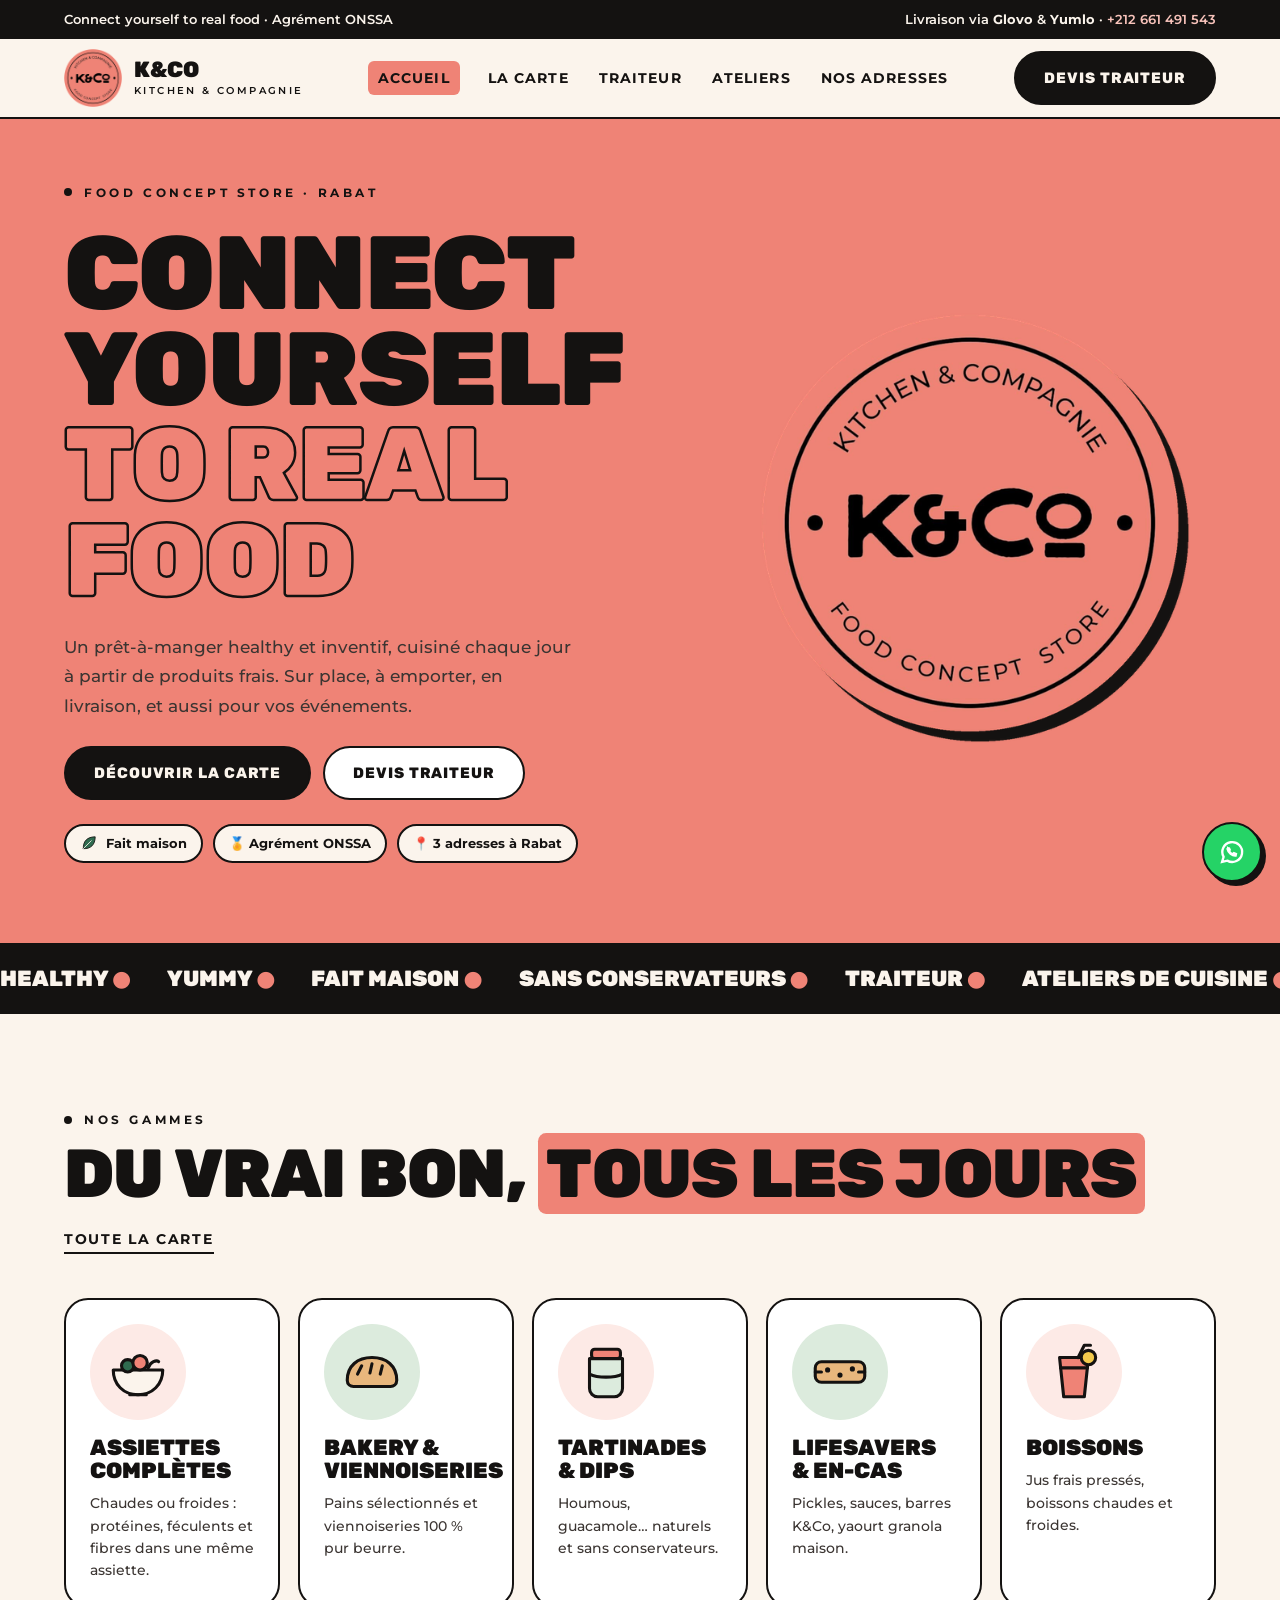
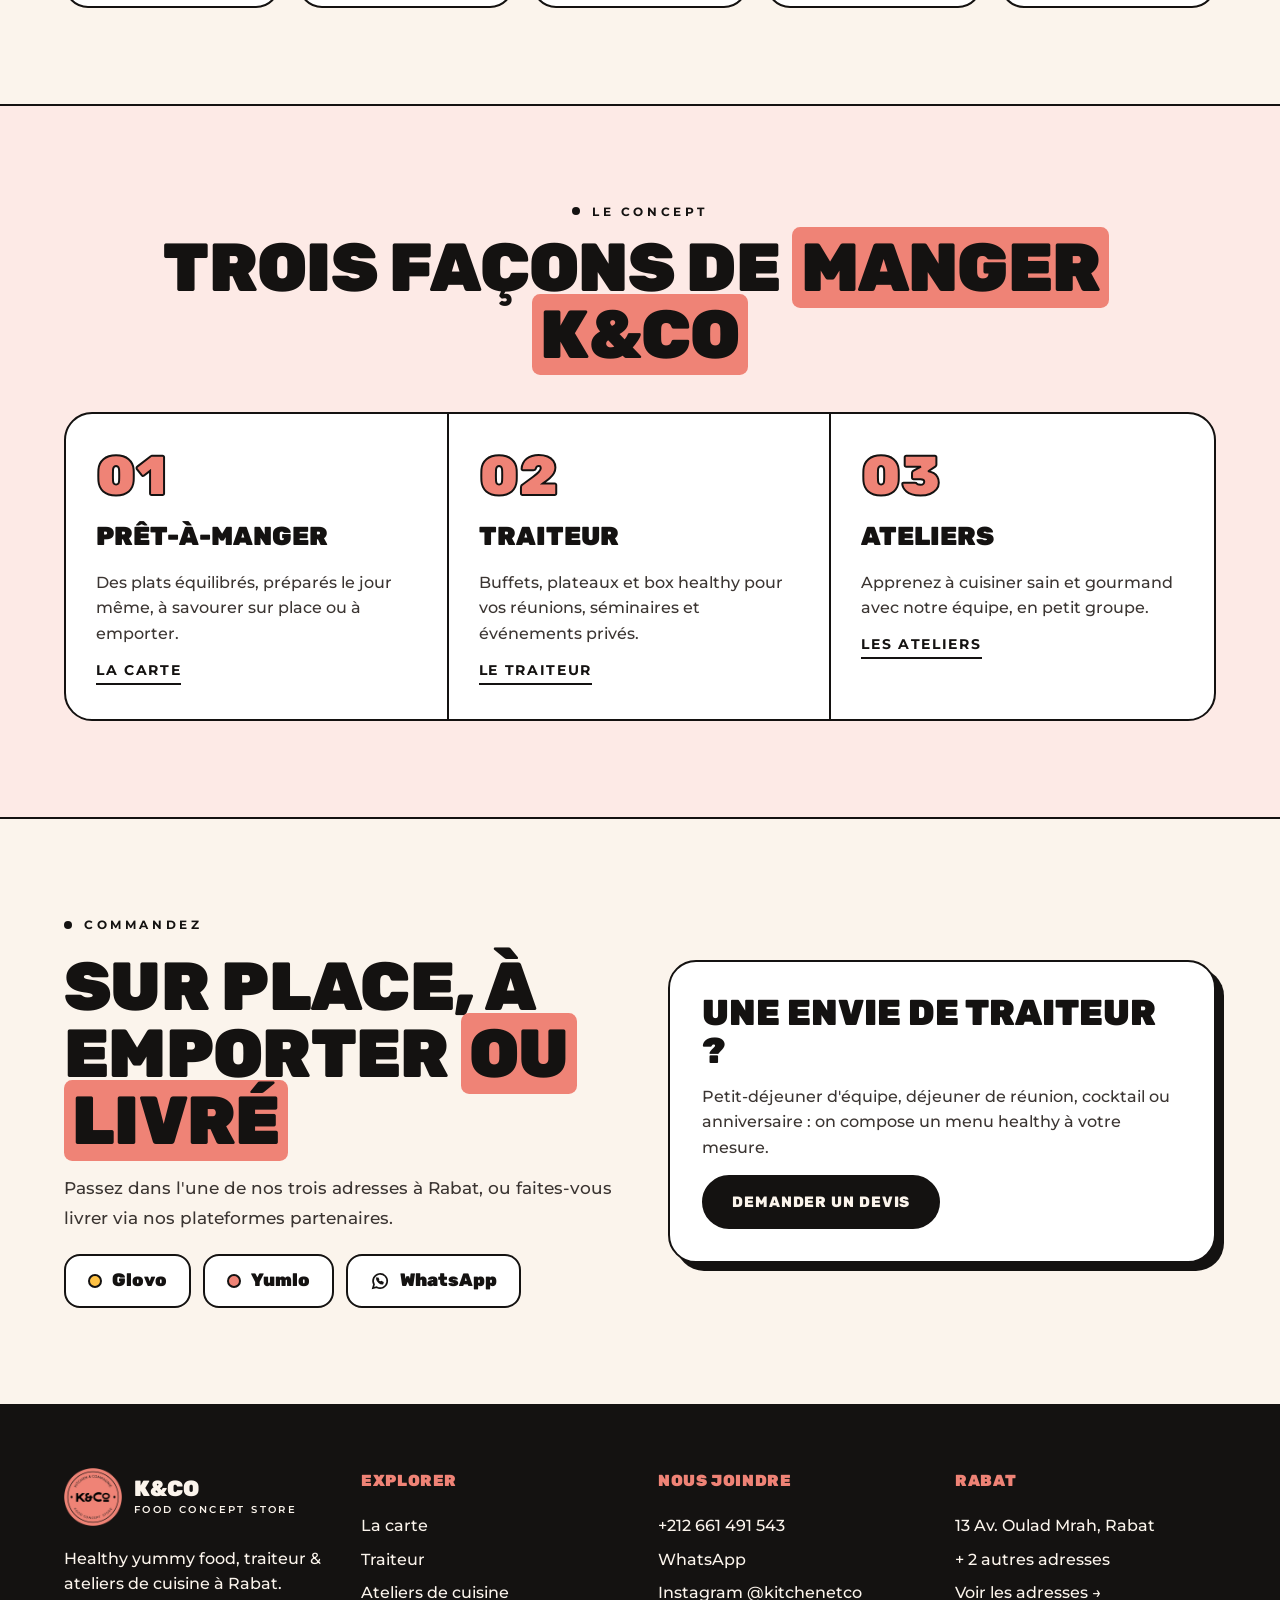
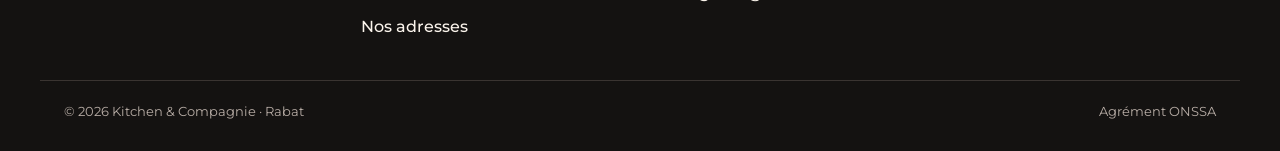
<file: index.html>
<!doctype html>
<html lang="fr">
<head>
<meta charset="utf-8">
<meta name="viewport" content="width=device-width, initial-scale=1">
<title>Kitchen &amp; Co — Healthy yummy food, traiteur &amp; ateliers de cuisine à Rabat</title>
<meta name="description" content="K&amp;Co, food concept store à Rabat : prêt-à-manger healthy et inventif, traiteur, ateliers de cuisine. Agrément ONSSA. Sur place, à emporter et en livraison.">
<meta name="theme-color" content="#EF8376">
<link rel="icon" href="assets/favicon.png">
<link rel="preconnect" href="https://fonts.googleapis.com">
<link rel="preconnect" href="https://fonts.gstatic.com" crossorigin>
<link href="https://fonts.googleapis.com/css2?family=Montserrat:wght@400;500;600;700;800&amp;family=Rubik:wght@700;800;900&amp;display=swap" rel="stylesheet">
<link rel="stylesheet" href="style.css">
<script src="main.js" defer></script>
</head>
<body>
<div class="topbar"><div class="wrap"><span>Connect yourself to real food · Agrément ONSSA</span><span>Livraison via <b>Glovo</b> &amp; <b>Yumlo</b> · <a href="tel:+212661491543">+212 661 491 543</a></span></div></div>
<header class="header">
<div class="wrap">
<a class="brand" href="index.html" aria-label="Kitchen &amp; Co, accueil"><img src="assets/logo.png" alt=""><span>K&amp;Co<small>Kitchen &amp; Compagnie</small></span></a>
<nav class="nav" id="nav" aria-label="Navigation principale">
<a href="index.html" aria-current="page">Accueil</a>
<a href="carte.html">La carte</a>
<a href="traiteur.html">Traiteur</a>
<a href="ateliers.html">Ateliers</a>
<a href="contact.html">Nos adresses</a>
<a class="btn btn-ink" href="traiteur.html#devis">Demander un devis</a>
</nav>
<a class="btn btn-ink" href="traiteur.html#devis">Devis traiteur</a>
<button class="burger" type="button" aria-label="Menu" aria-expanded="false" aria-controls="nav"><svg width="22" height="22" viewBox="0 0 24 24" fill="none" stroke="currentColor" stroke-width="2.5" aria-hidden="true"><path d="M3 7h18M3 12h18M3 17h18"></path></svg></button>
</div>
</header>
<main>
<section class="hero">
<div class="wrap">
<div class="copy">
<span class="kicker">Food concept store · Rabat</span>
<h1>Connect yourself <span>to real food</span></h1>
<p class="lead" style="max-width:520px">Un prêt-à-manger healthy et inventif, cuisiné chaque jour à partir de produits frais. Sur place, à emporter, en livraison, et aussi pour vos événements.</p>
<div style="display:flex;flex-wrap:wrap;gap:12px">
<a class="btn btn-ink" href="carte.html">Découvrir la carte</a>
<a class="btn btn-white" href="traiteur.html#devis">Devis traiteur</a>
</div>
<div class="badges"><span><svg width="18" height="18" viewBox="0 0 64 64" aria-hidden="true"><path d="M12 52C10 26 26 10 54 10c0 28-16 44-42 42z" fill="#2F6B4F" stroke="#141211" stroke-width="3" stroke-linecap="round" stroke-linejoin="round"/><path d="M12 52L40 24" fill="none" stroke="#FBF4EC" stroke-width="3" stroke-linecap="round"/></svg> Fait maison</span><span>🏅 Agrément ONSSA</span><span>📍 3 adresses à Rabat</span></div>
</div>
<div class="art"><img src="assets/logo.png" alt="Logo Kitchen &amp; Co, food concept store"></div>
</div>
</section>

<div class="ticker" aria-hidden="true"><div class="track">
<span>Healthy <i>●</i></span><span>Yummy <i>●</i></span><span>Fait maison <i>●</i></span><span>Sans conservateurs <i>●</i></span><span>Traiteur <i>●</i></span><span>Ateliers de cuisine <i>●</i></span>
<span>Healthy <i>●</i></span><span>Yummy <i>●</i></span><span>Fait maison <i>●</i></span><span>Sans conservateurs <i>●</i></span><span>Traiteur <i>●</i></span><span>Ateliers de cuisine <i>●</i></span>
</div></div>

<section class="wrap section">
<div class="row-head">
<div class="stack"><span class="kicker">Nos gammes</span><h2 class="title">Du vrai bon, <span class="hl">tous les jours</span></h2></div>
<a class="link" href="carte.html">Toute la carte</a>
</div>
<div class="ranges"><a class="range" href="carte.html#assiettes"><span class="ill"><svg viewBox="0 0 64 64" aria-hidden="true"><path d="M8 30h48c0 14-10 24-24 24S8 44 8 30z" fill="#FBF4EC" stroke="#141211" stroke-width="3" stroke-linecap="round" stroke-linejoin="round"/><circle cx="22" cy="26" r="6" fill="#2F6B4F" stroke="#141211" stroke-width="3" stroke-linecap="round" stroke-linejoin="round"/><circle cx="34" cy="23" r="7" fill="#EF8376" stroke="#141211" stroke-width="3" stroke-linecap="round" stroke-linejoin="round"/><path d="M42 28c2-6 8-8 10-6" fill="none" stroke="#141211" stroke-width="3" stroke-linecap="round" stroke-linejoin="round"/><path d="M24 54h16" stroke="#141211" stroke-width="3" stroke-linecap="round" stroke-linejoin="round"/></svg></span><h3>Assiettes complètes</h3><p>Chaudes ou froides : protéines, féculents et fibres dans une même assiette.</p></a><a class="range" href="carte.html#bakery"><span class="ill"><svg viewBox="0 0 64 64" aria-hidden="true"><path d="M8 40c0-14 10-22 24-22s24 8 24 22c0 4-3 6-6 6H14c-3 0-6-2-6-6z" fill="#E8B77D" stroke="#141211" stroke-width="3" stroke-linecap="round" stroke-linejoin="round"/><path d="M22 26l-4 8M32 24l-2 9M42 26l-2 8" stroke="#141211" stroke-width="3" stroke-linecap="round" stroke-linejoin="round"/></svg></span><h3>Bakery &amp; viennoiseries</h3><p>Pains sélectionnés et viennoiseries 100 % pur beurre.</p></a><a class="range" href="carte.html#dips"><span class="ill"><svg viewBox="0 0 64 64" aria-hidden="true"><rect x="18" y="10" width="28" height="9" rx="3" fill="#EF8376" stroke="#141211" stroke-width="3" stroke-linecap="round" stroke-linejoin="round"/><path d="M16 19h32v29a8 8 0 0 1-8 8H24a8 8 0 0 1-8-8z" fill="#DCEBDD" stroke="#141211" stroke-width="3" stroke-linecap="round" stroke-linejoin="round"/><path d="M16 34c8 4 24 4 32 0" fill="none" stroke="#141211" stroke-width="3" stroke-linecap="round" stroke-linejoin="round"/></svg></span><h3>Tartinades &amp; dips</h3><p>Houmous, guacamole… naturels et sans conservateurs.</p></a><a class="range" href="carte.html#lifesavers"><span class="ill"><svg viewBox="0 0 64 64" aria-hidden="true"><rect x="8" y="22" width="48" height="20" rx="6" fill="#E8B77D" stroke="#141211" stroke-width="3" stroke-linecap="round" stroke-linejoin="round"/><circle cx="20" cy="30" r="2.5" fill="#141211"/><circle cx="32" cy="35" r="2.5" fill="#141211"/><circle cx="44" cy="29" r="2.5" fill="#141211"/><path d="M8 32h6M50 32h6" stroke="#141211" stroke-width="3" stroke-linecap="round" stroke-linejoin="round"/></svg></span><h3>Lifesavers &amp; en-cas</h3><p>Pickles, sauces, barres K&amp;Co, yaourt granola maison.</p></a><a class="range" href="carte.html#boissons"><span class="ill"><svg viewBox="0 0 64 64" aria-hidden="true"><path d="M18 18h28l-4 38H22z" fill="#EF8376" stroke="#141211" stroke-width="3" stroke-linecap="round" stroke-linejoin="round"/><path d="M19 28h26" stroke="#141211" stroke-width="3" stroke-linecap="round" stroke-linejoin="round"/><path d="M36 18l6-12h6" fill="none" stroke="#141211" stroke-width="3" stroke-linecap="round" stroke-linejoin="round"/><circle cx="46" cy="18" r="7" fill="#F2C94C" stroke="#141211" stroke-width="3" stroke-linecap="round" stroke-linejoin="round"/></svg></span><h3>Boissons</h3><p>Jus frais pressés, boissons chaudes et froides.</p></a></div>
</section>

<section class="blush" style="border-top:2.5px solid var(--ink);border-bottom:2.5px solid var(--ink)">
<div class="wrap section">
<div class="center" style="margin-bottom:44px;gap:14px"><span class="kicker">Le concept</span><h2 class="title">Trois façons de <span class="hl">manger K&amp;Co</span></h2></div>
<div class="pillars">
<div class="pillar"><span class="num">01</span><h3>Prêt-à-manger</h3><p>Des plats équilibrés, préparés le jour même, à savourer sur place ou à emporter.</p><a class="link" href="carte.html" style="align-self:flex-start">La carte</a></div>
<div class="pillar"><span class="num">02</span><h3>Traiteur</h3><p>Buffets, plateaux et box healthy pour vos réunions, séminaires et événements privés.</p><a class="link" href="traiteur.html" style="align-self:flex-start">Le traiteur</a></div>
<div class="pillar"><span class="num">03</span><h3>Ateliers</h3><p>Apprenez à cuisiner sain et gourmand avec notre équipe, en petit groupe.</p><a class="link" href="ateliers.html" style="align-self:flex-start">Les ateliers</a></div>
</div>
</div>
</section>

<section class="wrap section split">
<div class="stack">
<span class="kicker">Commandez</span>
<h2 class="title">Sur place, à emporter <span class="hl">ou livré</span></h2>
<p class="lead">Passez dans l'une de nos trois adresses à Rabat, ou faites-vous livrer via nos plateformes partenaires.</p>
<div class="platforms">
<a class="platform" href="https://glovoapp.com/" target="_blank" rel="noopener"><span class="dot" style="background:#FFC244;border:2px solid #141211"></span>Glovo</a>
<a class="platform" href="#" aria-label="Yumlo (lien à ajouter)"><span class="dot" style="background:#EF8376;border:2px solid #141211"></span>Yumlo</a>
<a class="platform" href="#" data-wa="Bonjour K&amp;Co ! Je souhaite passer une commande."><svg width="20" height="20" viewBox="0 0 24 24" fill="none" stroke="currentColor" stroke-width="2" aria-hidden="true"><path d="M3.5 20.5l1.3-4.3A8.5 8.5 0 1 1 8 19.4z"></path><path d="M9 9.5c.3 1.8 1.7 3.6 3.6 4.4l1-1 1.8.8-.3 1.4c-2.7.3-6.4-2.6-6.9-5.6l1.4-.4.8 1.8z"></path></svg> WhatsApp</a>
</div>
</div>
<div class="formcard" style="display:flex;flex-direction:column;gap:14px">
<h2 style="margin:0">Une envie de traiteur ?</h2>
<p style="margin:0">Petit-déjeuner d'équipe, déjeuner de réunion, cocktail ou anniversaire : on compose un menu healthy à votre mesure.</p>
<a class="btn btn-ink" href="traiteur.html#devis" style="align-self:flex-start">Demander un devis</a>
</div>
</section>
</main>
<footer class="footer">
<div class="wrap cols">
<div><a class="brand" href="index.html" aria-label="Kitchen &amp; Co, accueil" style="color:var(--cream)"><img src="assets/logo.png" alt=""><span>K&amp;Co<small>Food concept store</small></span></a><p style="margin-top:12px">Healthy yummy food, traiteur &amp; ateliers de cuisine à Rabat.</p></div>
<div><h3>Explorer</h3><a href="carte.html">La carte</a><a href="traiteur.html">Traiteur</a><a href="ateliers.html">Ateliers de cuisine</a><a href="contact.html">Nos adresses</a></div>
<div><h3>Nous joindre</h3><a href="tel:+212661491543">+212 661 491 543</a><a href="#" data-wa="Bonjour K&amp;Co !">WhatsApp</a><a href="https://www.instagram.com/kitchenetco/" target="_blank" rel="noopener">Instagram @kitchenetco</a></div>
<div><h3>Rabat</h3><span>13 Av. Oulad Mrah, Rabat</span><span>+ 2 autres adresses</span><a href="contact.html">Voir les adresses →</a></div>
</div>
<div class="wrap copy"><span>© 2026 Kitchen &amp; Compagnie · Rabat</span><span>Agrément ONSSA</span></div>
</footer>
<a class="wa-float" href="#" data-wa="Bonjour K&amp;Co !" aria-label="Écrire sur WhatsApp"><svg width="28" height="28" viewBox="0 0 24 24" fill="none" stroke="currentColor" stroke-width="2" aria-hidden="true"><path d="M3.5 20.5l1.3-4.3A8.5 8.5 0 1 1 8 19.4z"></path><path d="M9 9.5c.3 1.8 1.7 3.6 3.6 4.4l1-1 1.8.8-.3 1.4c-2.7.3-6.4-2.6-6.9-5.6l1.4-.4.8 1.8z"></path></svg></a>
</body>
</html>
</file>
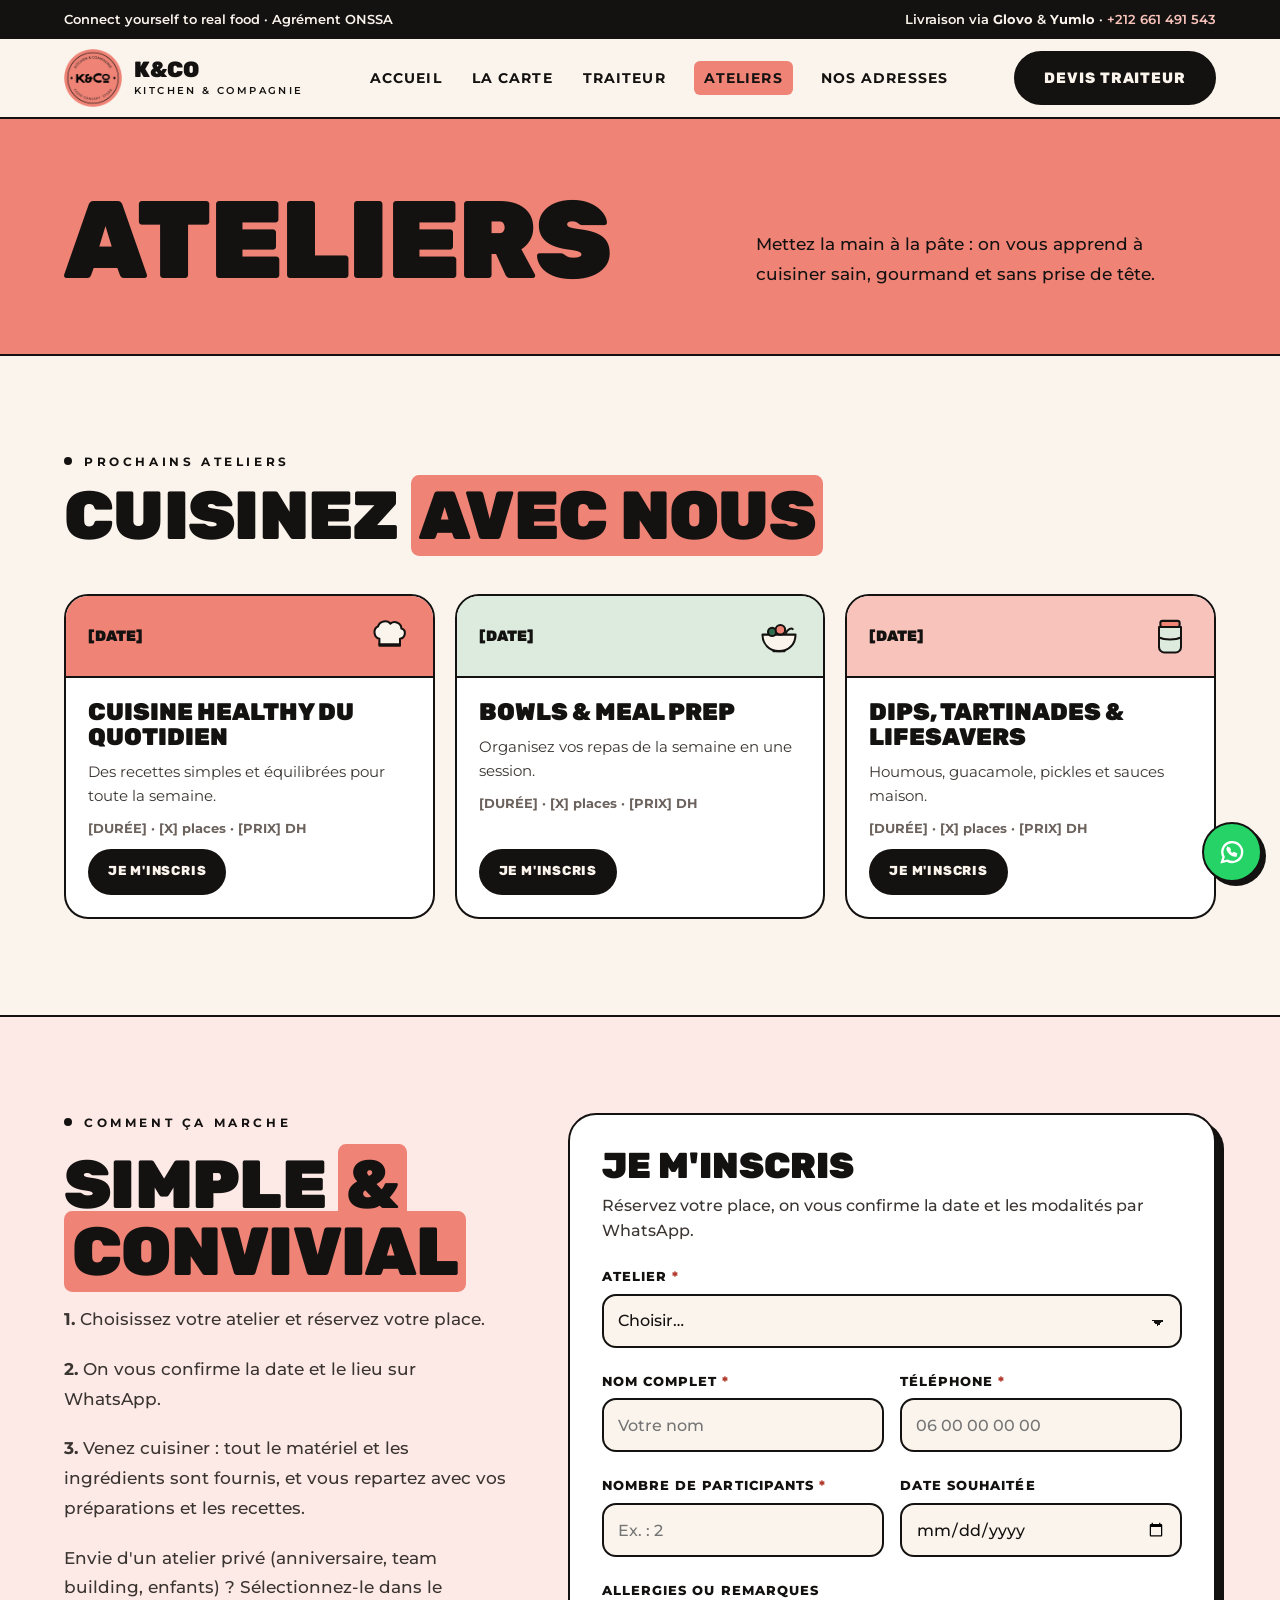
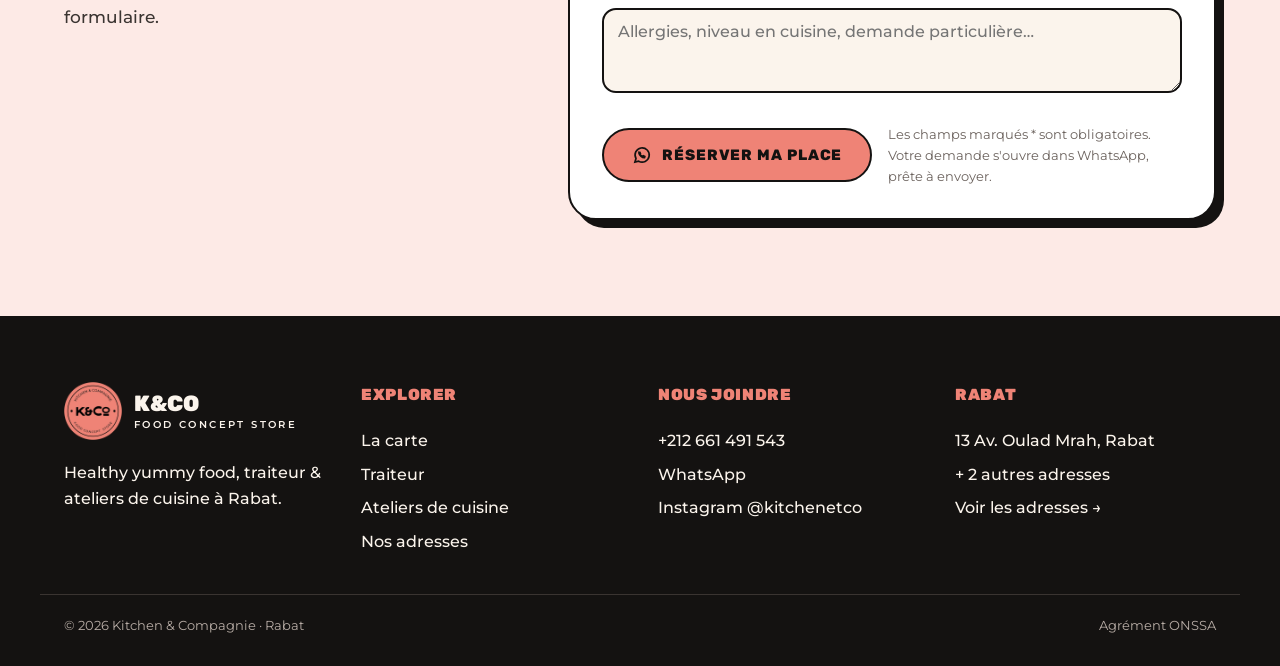
<file: ateliers.html>
<!doctype html>
<html lang="fr">
<head>
<meta charset="utf-8">
<meta name="viewport" content="width=device-width, initial-scale=1">
<title>Ateliers de cuisine — Kitchen &amp; Co Rabat</title>
<meta name="description" content="Ateliers de cuisine healthy à Rabat avec K&amp;Co : recettes équilibrées, meal prep, dips maison. Ateliers privés et team building.">
<meta name="theme-color" content="#EF8376">
<link rel="icon" href="assets/favicon.png">
<link rel="preconnect" href="https://fonts.googleapis.com">
<link rel="preconnect" href="https://fonts.gstatic.com" crossorigin>
<link href="https://fonts.googleapis.com/css2?family=Montserrat:wght@400;500;600;700;800&amp;family=Rubik:wght@700;800;900&amp;display=swap" rel="stylesheet">
<link rel="stylesheet" href="style.css">
<script src="main.js" defer></script>
</head>
<body>
<div class="topbar"><div class="wrap"><span>Connect yourself to real food · Agrément ONSSA</span><span>Livraison via <b>Glovo</b> &amp; <b>Yumlo</b> · <a href="tel:+212661491543">+212 661 491 543</a></span></div></div>
<header class="header">
<div class="wrap">
<a class="brand" href="index.html" aria-label="Kitchen &amp; Co, accueil"><img src="assets/logo.png" alt=""><span>K&amp;Co<small>Kitchen &amp; Compagnie</small></span></a>
<nav class="nav" id="nav" aria-label="Navigation principale">
<a href="index.html">Accueil</a>
<a href="carte.html">La carte</a>
<a href="traiteur.html">Traiteur</a>
<a href="ateliers.html" aria-current="page">Ateliers</a>
<a href="contact.html">Nos adresses</a>
<a class="btn btn-ink" href="traiteur.html#devis">Demander un devis</a>
</nav>
<a class="btn btn-ink" href="traiteur.html#devis">Devis traiteur</a>
<button class="burger" type="button" aria-label="Menu" aria-expanded="false" aria-controls="nav"><svg width="22" height="22" viewBox="0 0 24 24" fill="none" stroke="currentColor" stroke-width="2.5" aria-hidden="true"><path d="M3 7h18M3 12h18M3 17h18"></path></svg></button>
</div>
</header>
<section class="pagehead"><div class="wrap"><h1>Ateliers</h1><p class="lead">Mettez la main à la pâte : on vous apprend à cuisiner sain, gourmand et sans prise de tête.</p></div></section>
<main>
<section class="wrap section">
<div class="row-head"><div class="stack"><span class="kicker">Prochains ateliers</span><h2 class="title">Cuisinez <span class="hl">avec nous</span></h2></div></div>
<div class="workshops"><article class="ws"><div class="band"><b>[DATE]</b><svg viewBox="0 0 64 64" aria-hidden="true"><path d="M18 36c-8-2-10-14-2-18 2-8 14-10 18-4 6-5 16-1 16 7 8 2 6 14-2 15v10H18z" fill="#FBF4EC" stroke="#141211" stroke-width="3" stroke-linecap="round" stroke-linejoin="round"/><path d="M18 44h30" stroke="#141211" stroke-width="3" stroke-linecap="round" stroke-linejoin="round"/></svg></div><div class="body"><h3>Cuisine healthy du quotidien</h3><p>Des recettes simples et équilibrées pour toute la semaine.</p><span class="meta">[DURÉE] · [X] places · [PRIX] DH</span><a class="btn btn-sm btn-ink" href="#inscription" data-pick-atelier="Cuisine healthy du quotidien">Je m'inscris</a></div></article><article class="ws"><div class="band"><b>[DATE]</b><svg viewBox="0 0 64 64" aria-hidden="true"><path d="M8 30h48c0 14-10 24-24 24S8 44 8 30z" fill="#FBF4EC" stroke="#141211" stroke-width="3" stroke-linecap="round" stroke-linejoin="round"/><circle cx="22" cy="26" r="6" fill="#2F6B4F" stroke="#141211" stroke-width="3" stroke-linecap="round" stroke-linejoin="round"/><circle cx="34" cy="23" r="7" fill="#EF8376" stroke="#141211" stroke-width="3" stroke-linecap="round" stroke-linejoin="round"/><path d="M42 28c2-6 8-8 10-6" fill="none" stroke="#141211" stroke-width="3" stroke-linecap="round" stroke-linejoin="round"/><path d="M24 54h16" stroke="#141211" stroke-width="3" stroke-linecap="round" stroke-linejoin="round"/></svg></div><div class="body"><h3>Bowls &amp; meal prep</h3><p>Organisez vos repas de la semaine en une session.</p><span class="meta">[DURÉE] · [X] places · [PRIX] DH</span><a class="btn btn-sm btn-ink" href="#inscription" data-pick-atelier="Bowls & meal prep">Je m'inscris</a></div></article><article class="ws"><div class="band"><b>[DATE]</b><svg viewBox="0 0 64 64" aria-hidden="true"><rect x="18" y="10" width="28" height="9" rx="3" fill="#EF8376" stroke="#141211" stroke-width="3" stroke-linecap="round" stroke-linejoin="round"/><path d="M16 19h32v29a8 8 0 0 1-8 8H24a8 8 0 0 1-8-8z" fill="#DCEBDD" stroke="#141211" stroke-width="3" stroke-linecap="round" stroke-linejoin="round"/><path d="M16 34c8 4 24 4 32 0" fill="none" stroke="#141211" stroke-width="3" stroke-linecap="round" stroke-linejoin="round"/></svg></div><div class="body"><h3>Dips, tartinades &amp; lifesavers</h3><p>Houmous, guacamole, pickles et sauces maison.</p><span class="meta">[DURÉE] · [X] places · [PRIX] DH</span><a class="btn btn-sm btn-ink" href="#inscription" data-pick-atelier="Dips, tartinades & lifesavers">Je m'inscris</a></div></article></div>
</section>
<section class="blush" style="border-top:2.5px solid var(--ink);border-bottom:2.5px solid var(--ink)">
<div class="wrap section split" style="align-items:flex-start">
<div class="stack" style="flex:1 1 320px">
<span class="kicker">Comment ça marche</span>
<h2 class="title">Simple <span class="hl">&amp; convivial</span></h2>
<p class="lead"><b>1.</b> Choisissez votre atelier et réservez votre place.</p>
<p class="lead"><b>2.</b> On vous confirme la date et le lieu sur WhatsApp.</p>
<p class="lead"><b>3.</b> Venez cuisiner : tout le matériel et les ingrédients sont fournis, et vous repartez avec vos préparations et les recettes.</p>
<p class="lead">Envie d'un atelier privé (anniversaire, team building, enfants) ? Sélectionnez-le dans le formulaire.</p>
</div>
<div id="inscription" style="flex:1 1 520px;scroll-margin-top:110px"><form class="formcard" data-form="Inscription à un atelier :" novalidate>
<h2>Je m'inscris</h2><p>Réservez votre place, on vous confirme la date et les modalités par WhatsApp.</p>
<div class="fields"><div class="field full" data-label="Atelier" data-required><label for="f-atelier">Atelier <span class="req" aria-hidden="true">*</span></label><select id="f-atelier" name="atelier" required aria-required="true"><option value="">Choisir…</option><option value="Cuisine healthy du quotidien">Cuisine healthy du quotidien</option><option value="Bowls & meal prep">Bowls & meal prep</option><option value="Dips, tartinades & lifesavers">Dips, tartinades & lifesavers</option><option value="Atelier privé / team building">Atelier privé / team building</option><option value="Atelier enfants">Atelier enfants</option></select><span class="msg" aria-live="polite"></span></div><div class="field" data-label="Nom complet" data-required><label for="f-nom">Nom complet <span class="req" aria-hidden="true">*</span></label><input type="text" id="f-nom" name="nom" placeholder="Votre nom" autocomplete="name" required aria-required="true"><span class="msg" aria-live="polite"></span></div><div class="field" data-label="Téléphone" data-required><label for="f-tel">Téléphone <span class="req" aria-hidden="true">*</span></label><input type="tel" id="f-tel" name="tel" placeholder="06 00 00 00 00" autocomplete="tel" inputmode="tel" required aria-required="true"><span class="msg" aria-live="polite"></span></div><div class="field" data-label="Nombre de participants" data-required><label for="f-nb">Nombre de participants <span class="req" aria-hidden="true">*</span></label><input type="number" id="f-nb" name="nb" placeholder="Ex. : 2" required aria-required="true"><span class="msg" aria-live="polite"></span></div><div class="field" data-label="Date souhaitée"><label for="f-date">Date souhaitée</label><input type="date" id="f-date" name="date" placeholder=""><span class="msg" aria-live="polite"></span></div><div class="field full" data-label="Allergies ou remarques"><label for="f-rem">Allergies ou remarques</label><textarea id="f-rem" name="rem" rows="3" placeholder="Allergies, niveau en cuisine, demande particulière…"></textarea><span class="msg" aria-live="polite"></span></div></div>
<div class="form-foot"><button class="btn btn-coral" type="submit"><svg width="20" height="20" viewBox="0 0 24 24" fill="none" stroke="currentColor" stroke-width="2" aria-hidden="true"><path d="M3.5 20.5l1.3-4.3A8.5 8.5 0 1 1 8 19.4z"></path><path d="M9 9.5c.3 1.8 1.7 3.6 3.6 4.4l1-1 1.8.8-.3 1.4c-2.7.3-6.4-2.6-6.9-5.6l1.4-.4.8 1.8z"></path></svg> Réserver ma place</button><span class="note">Les champs marqués * sont obligatoires. Votre demande s'ouvre dans WhatsApp, prête à envoyer.</span></div>
<p class="ok" role="status"></p>
</form></div>
</div>
</section>
</main>
<footer class="footer">
<div class="wrap cols">
<div><a class="brand" href="index.html" aria-label="Kitchen &amp; Co, accueil" style="color:var(--cream)"><img src="assets/logo.png" alt=""><span>K&amp;Co<small>Food concept store</small></span></a><p style="margin-top:12px">Healthy yummy food, traiteur &amp; ateliers de cuisine à Rabat.</p></div>
<div><h3>Explorer</h3><a href="carte.html">La carte</a><a href="traiteur.html">Traiteur</a><a href="ateliers.html">Ateliers de cuisine</a><a href="contact.html">Nos adresses</a></div>
<div><h3>Nous joindre</h3><a href="tel:+212661491543">+212 661 491 543</a><a href="#" data-wa="Bonjour K&amp;Co !">WhatsApp</a><a href="https://www.instagram.com/kitchenetco/" target="_blank" rel="noopener">Instagram @kitchenetco</a></div>
<div><h3>Rabat</h3><span>13 Av. Oulad Mrah, Rabat</span><span>+ 2 autres adresses</span><a href="contact.html">Voir les adresses →</a></div>
</div>
<div class="wrap copy"><span>© 2026 Kitchen &amp; Compagnie · Rabat</span><span>Agrément ONSSA</span></div>
</footer>
<a class="wa-float" href="#" data-wa="Bonjour K&amp;Co !" aria-label="Écrire sur WhatsApp"><svg width="28" height="28" viewBox="0 0 24 24" fill="none" stroke="currentColor" stroke-width="2" aria-hidden="true"><path d="M3.5 20.5l1.3-4.3A8.5 8.5 0 1 1 8 19.4z"></path><path d="M9 9.5c.3 1.8 1.7 3.6 3.6 4.4l1-1 1.8.8-.3 1.4c-2.7.3-6.4-2.6-6.9-5.6l1.4-.4.8 1.8z"></path></svg></a>
</body>
</html>
</file>
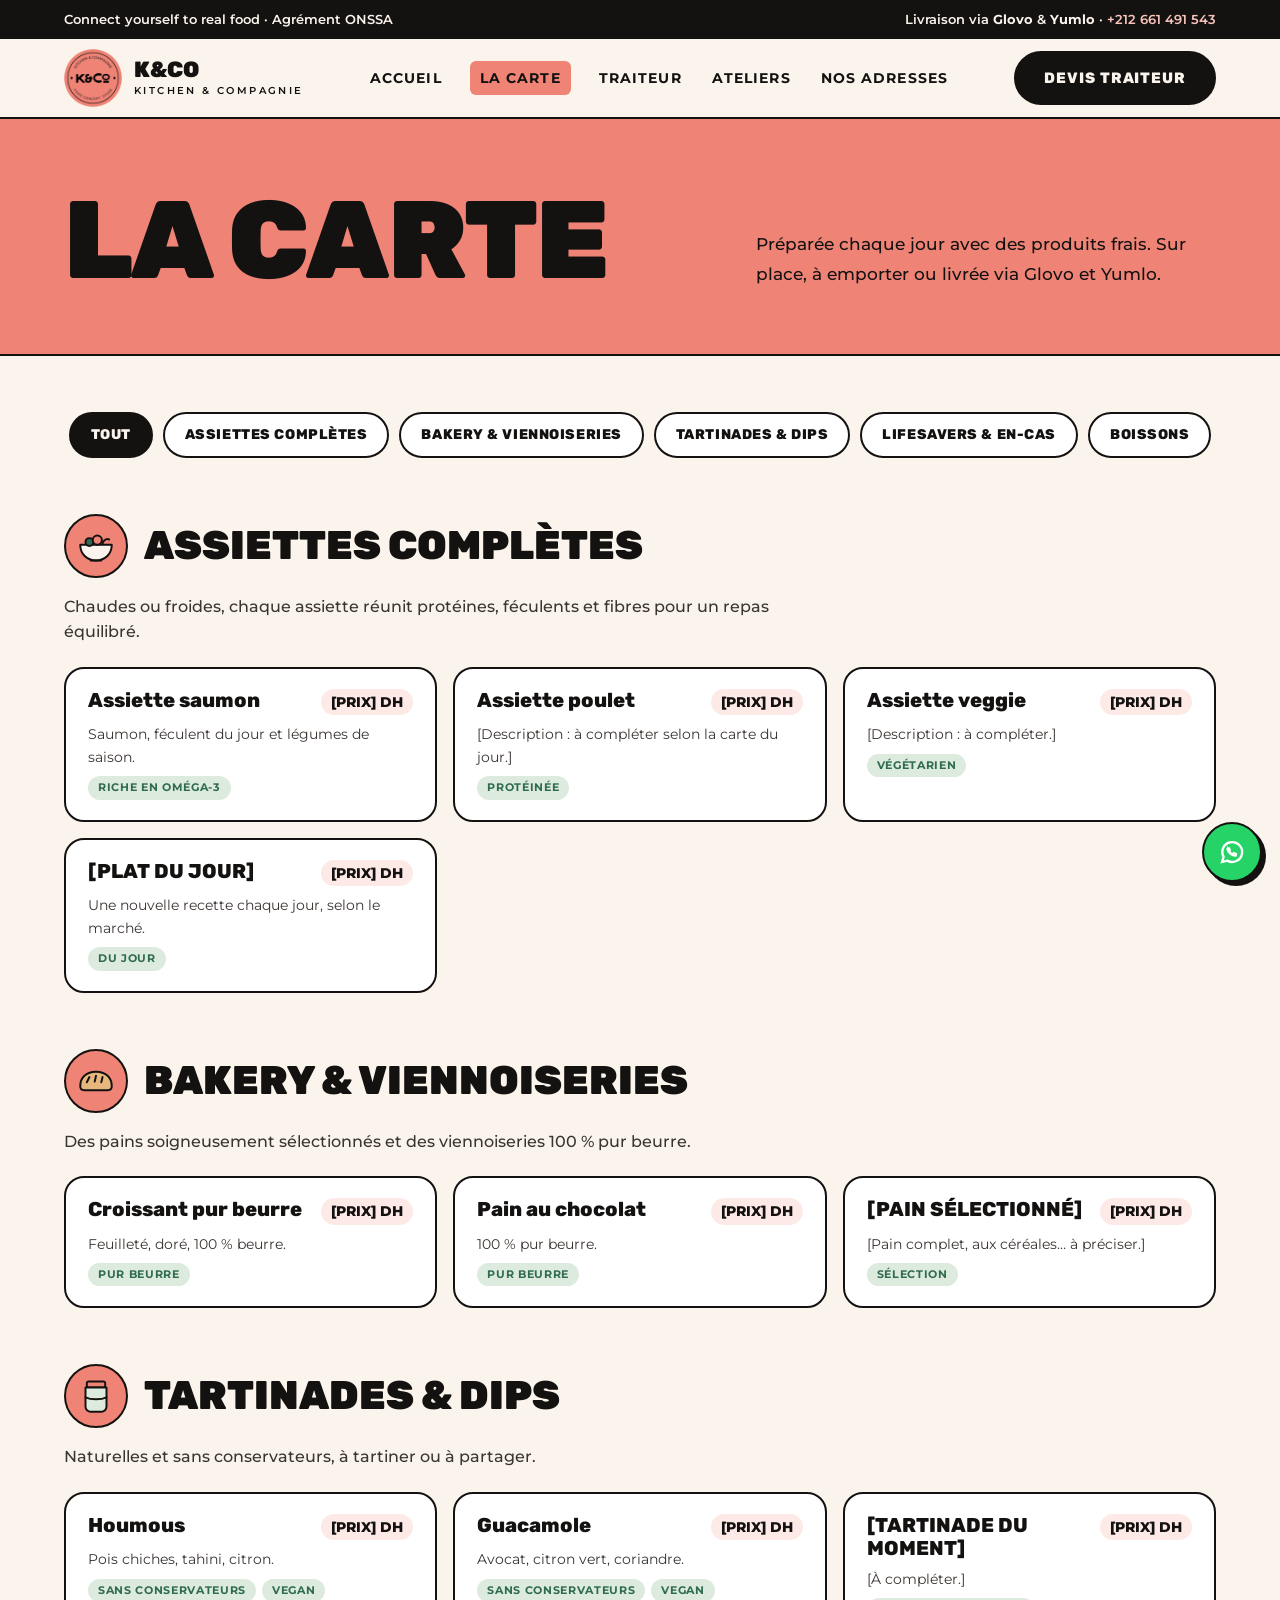
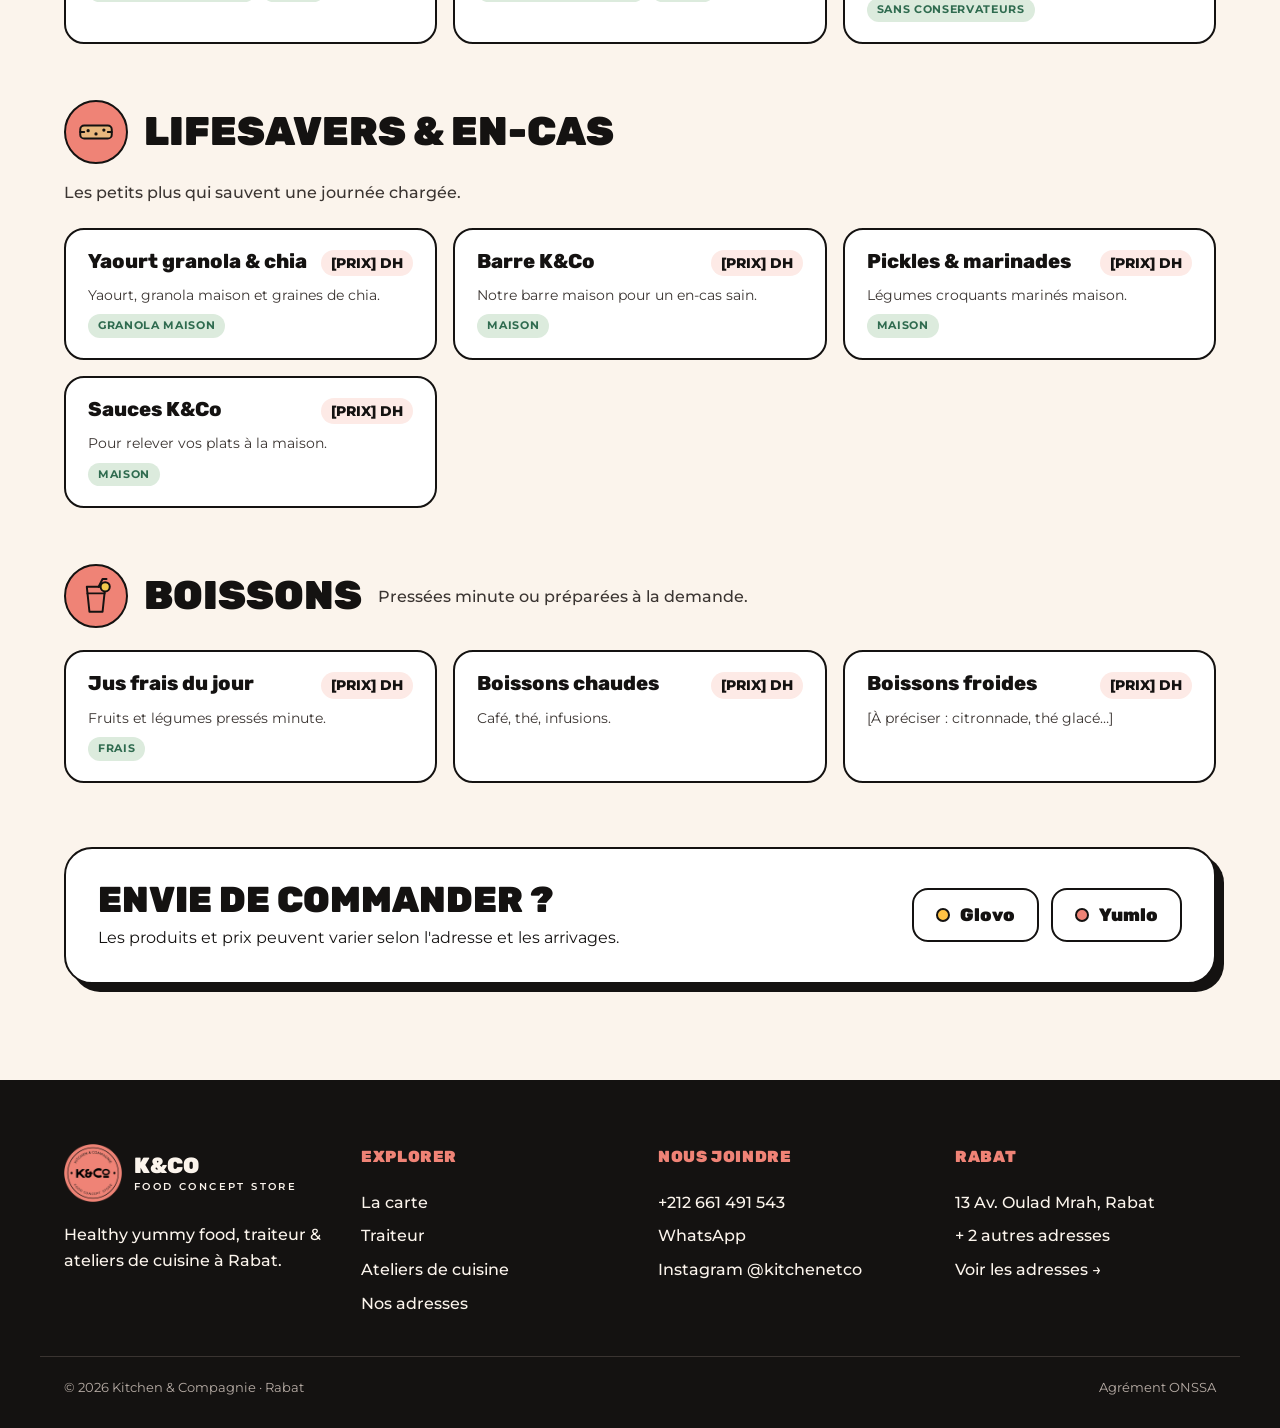
<file: carte.html>
<!doctype html>
<html lang="fr">
<head>
<meta charset="utf-8">
<meta name="viewport" content="width=device-width, initial-scale=1">
<title>La carte — Kitchen &amp; Co Rabat</title>
<meta name="description" content="Assiettes complètes, bakery, tartinades, lifesavers et jus frais : la carte healthy de K&amp;Co à Rabat.">
<meta name="theme-color" content="#EF8376">
<link rel="icon" href="assets/favicon.png">
<link rel="preconnect" href="https://fonts.googleapis.com">
<link rel="preconnect" href="https://fonts.gstatic.com" crossorigin>
<link href="https://fonts.googleapis.com/css2?family=Montserrat:wght@400;500;600;700;800&amp;family=Rubik:wght@700;800;900&amp;display=swap" rel="stylesheet">
<link rel="stylesheet" href="style.css">
<script src="main.js" defer></script>
</head>
<body>
<div class="topbar"><div class="wrap"><span>Connect yourself to real food · Agrément ONSSA</span><span>Livraison via <b>Glovo</b> &amp; <b>Yumlo</b> · <a href="tel:+212661491543">+212 661 491 543</a></span></div></div>
<header class="header">
<div class="wrap">
<a class="brand" href="index.html" aria-label="Kitchen &amp; Co, accueil"><img src="assets/logo.png" alt=""><span>K&amp;Co<small>Kitchen &amp; Compagnie</small></span></a>
<nav class="nav" id="nav" aria-label="Navigation principale">
<a href="index.html">Accueil</a>
<a href="carte.html" aria-current="page">La carte</a>
<a href="traiteur.html">Traiteur</a>
<a href="ateliers.html">Ateliers</a>
<a href="contact.html">Nos adresses</a>
<a class="btn btn-ink" href="traiteur.html#devis">Demander un devis</a>
</nav>
<a class="btn btn-ink" href="traiteur.html#devis">Devis traiteur</a>
<button class="burger" type="button" aria-label="Menu" aria-expanded="false" aria-controls="nav"><svg width="22" height="22" viewBox="0 0 24 24" fill="none" stroke="currentColor" stroke-width="2.5" aria-hidden="true"><path d="M3 7h18M3 12h18M3 17h18"></path></svg></button>
</div>
</header>
<section class="pagehead"><div class="wrap"><h1>La carte</h1><p class="lead">Préparée chaque jour avec des produits frais. Sur place, à emporter ou livrée via Glovo et Yumlo.</p></div></section>
<main>
<section class="wrap section" style="padding-top:56px">
<div class="filters" id="menu-filters" role="group" aria-label="Filtrer la carte"><button type="button" class="pill on" data-cat="all" aria-pressed="true">Tout</button><button type="button" class="pill" data-cat="assiettes" aria-pressed="false">Assiettes complètes</button><button type="button" class="pill" data-cat="bakery" aria-pressed="false">Bakery &amp; viennoiseries</button><button type="button" class="pill" data-cat="dips" aria-pressed="false">Tartinades &amp; dips</button><button type="button" class="pill" data-cat="lifesavers" aria-pressed="false">Lifesavers &amp; en-cas</button><button type="button" class="pill" data-cat="boissons" aria-pressed="false">Boissons</button></div>
<section class="menu-sec" id="assiettes"><div class="head"><span class="ill"><svg viewBox="0 0 64 64" aria-hidden="true"><path d="M8 30h48c0 14-10 24-24 24S8 44 8 30z" fill="#FBF4EC" stroke="#141211" stroke-width="3" stroke-linecap="round" stroke-linejoin="round"/><circle cx="22" cy="26" r="6" fill="#2F6B4F" stroke="#141211" stroke-width="3" stroke-linecap="round" stroke-linejoin="round"/><circle cx="34" cy="23" r="7" fill="#EF8376" stroke="#141211" stroke-width="3" stroke-linecap="round" stroke-linejoin="round"/><path d="M42 28c2-6 8-8 10-6" fill="none" stroke="#141211" stroke-width="3" stroke-linecap="round" stroke-linejoin="round"/><path d="M24 54h16" stroke="#141211" stroke-width="3" stroke-linecap="round" stroke-linejoin="round"/></svg></span><h2>Assiettes complètes</h2><p>Chaudes ou froides, chaque assiette réunit protéines, féculents et fibres pour un repas équilibré.</p></div><div class="items"><article class="item"><div class="top"><h3>Assiette saumon</h3><span class="price">[PRIX] DH</span></div><p>Saumon, féculent du jour et légumes de saison.</p><div class="tags"><span>Riche en oméga-3</span></div></article><article class="item"><div class="top"><h3>Assiette poulet</h3><span class="price">[PRIX] DH</span></div><p>[Description : à compléter selon la carte du jour.]</p><div class="tags"><span>Protéinée</span></div></article><article class="item"><div class="top"><h3>Assiette veggie</h3><span class="price">[PRIX] DH</span></div><p>[Description : à compléter.]</p><div class="tags"><span>Végétarien</span></div></article><article class="item"><div class="top"><h3>[PLAT DU JOUR]</h3><span class="price">[PRIX] DH</span></div><p>Une nouvelle recette chaque jour, selon le marché.</p><div class="tags"><span>Du jour</span></div></article></div></section>
<section class="menu-sec" id="bakery"><div class="head"><span class="ill"><svg viewBox="0 0 64 64" aria-hidden="true"><path d="M8 40c0-14 10-22 24-22s24 8 24 22c0 4-3 6-6 6H14c-3 0-6-2-6-6z" fill="#E8B77D" stroke="#141211" stroke-width="3" stroke-linecap="round" stroke-linejoin="round"/><path d="M22 26l-4 8M32 24l-2 9M42 26l-2 8" stroke="#141211" stroke-width="3" stroke-linecap="round" stroke-linejoin="round"/></svg></span><h2>Bakery &amp; viennoiseries</h2><p>Des pains soigneusement sélectionnés et des viennoiseries 100 % pur beurre.</p></div><div class="items"><article class="item"><div class="top"><h3>Croissant pur beurre</h3><span class="price">[PRIX] DH</span></div><p>Feuilleté, doré, 100 % beurre.</p><div class="tags"><span>Pur beurre</span></div></article><article class="item"><div class="top"><h3>Pain au chocolat</h3><span class="price">[PRIX] DH</span></div><p>100 % pur beurre.</p><div class="tags"><span>Pur beurre</span></div></article><article class="item"><div class="top"><h3>[PAIN SÉLECTIONNÉ]</h3><span class="price">[PRIX] DH</span></div><p>[Pain complet, aux céréales… à préciser.]</p><div class="tags"><span>Sélection</span></div></article></div></section>
<section class="menu-sec" id="dips"><div class="head"><span class="ill"><svg viewBox="0 0 64 64" aria-hidden="true"><rect x="18" y="10" width="28" height="9" rx="3" fill="#EF8376" stroke="#141211" stroke-width="3" stroke-linecap="round" stroke-linejoin="round"/><path d="M16 19h32v29a8 8 0 0 1-8 8H24a8 8 0 0 1-8-8z" fill="#DCEBDD" stroke="#141211" stroke-width="3" stroke-linecap="round" stroke-linejoin="round"/><path d="M16 34c8 4 24 4 32 0" fill="none" stroke="#141211" stroke-width="3" stroke-linecap="round" stroke-linejoin="round"/></svg></span><h2>Tartinades &amp; dips</h2><p>Naturelles et sans conservateurs, à tartiner ou à partager.</p></div><div class="items"><article class="item"><div class="top"><h3>Houmous</h3><span class="price">[PRIX] DH</span></div><p>Pois chiches, tahini, citron.</p><div class="tags"><span>Sans conservateurs</span><span>Vegan</span></div></article><article class="item"><div class="top"><h3>Guacamole</h3><span class="price">[PRIX] DH</span></div><p>Avocat, citron vert, coriandre.</p><div class="tags"><span>Sans conservateurs</span><span>Vegan</span></div></article><article class="item"><div class="top"><h3>[TARTINADE DU MOMENT]</h3><span class="price">[PRIX] DH</span></div><p>[À compléter.]</p><div class="tags"><span>Sans conservateurs</span></div></article></div></section>
<section class="menu-sec" id="lifesavers"><div class="head"><span class="ill"><svg viewBox="0 0 64 64" aria-hidden="true"><rect x="8" y="22" width="48" height="20" rx="6" fill="#E8B77D" stroke="#141211" stroke-width="3" stroke-linecap="round" stroke-linejoin="round"/><circle cx="20" cy="30" r="2.5" fill="#141211"/><circle cx="32" cy="35" r="2.5" fill="#141211"/><circle cx="44" cy="29" r="2.5" fill="#141211"/><path d="M8 32h6M50 32h6" stroke="#141211" stroke-width="3" stroke-linecap="round" stroke-linejoin="round"/></svg></span><h2>Lifesavers &amp; en-cas</h2><p>Les petits plus qui sauvent une journée chargée.</p></div><div class="items"><article class="item"><div class="top"><h3>Yaourt granola &amp; chia</h3><span class="price">[PRIX] DH</span></div><p>Yaourt, granola maison et graines de chia.</p><div class="tags"><span>Granola maison</span></div></article><article class="item"><div class="top"><h3>Barre K&amp;Co</h3><span class="price">[PRIX] DH</span></div><p>Notre barre maison pour un en-cas sain.</p><div class="tags"><span>Maison</span></div></article><article class="item"><div class="top"><h3>Pickles &amp; marinades</h3><span class="price">[PRIX] DH</span></div><p>Légumes croquants marinés maison.</p><div class="tags"><span>Maison</span></div></article><article class="item"><div class="top"><h3>Sauces K&amp;Co</h3><span class="price">[PRIX] DH</span></div><p>Pour relever vos plats à la maison.</p><div class="tags"><span>Maison</span></div></article></div></section>
<section class="menu-sec" id="boissons"><div class="head"><span class="ill"><svg viewBox="0 0 64 64" aria-hidden="true"><path d="M18 18h28l-4 38H22z" fill="#EF8376" stroke="#141211" stroke-width="3" stroke-linecap="round" stroke-linejoin="round"/><path d="M19 28h26" stroke="#141211" stroke-width="3" stroke-linecap="round" stroke-linejoin="round"/><path d="M36 18l6-12h6" fill="none" stroke="#141211" stroke-width="3" stroke-linecap="round" stroke-linejoin="round"/><circle cx="46" cy="18" r="7" fill="#F2C94C" stroke="#141211" stroke-width="3" stroke-linecap="round" stroke-linejoin="round"/></svg></span><h2>Boissons</h2><p>Pressées minute ou préparées à la demande.</p></div><div class="items"><article class="item"><div class="top"><h3>Jus frais du jour</h3><span class="price">[PRIX] DH</span></div><p>Fruits et légumes pressés minute.</p><div class="tags"><span>Frais</span></div></article><article class="item"><div class="top"><h3>Boissons chaudes</h3><span class="price">[PRIX] DH</span></div><p>Café, thé, infusions.</p></article><article class="item"><div class="top"><h3>Boissons froides</h3><span class="price">[PRIX] DH</span></div><p>[À préciser : citronnade, thé glacé…]</p></article></div></section>

<div class="formcard" style="margin-top:64px;display:flex;flex-wrap:wrap;gap:20px;align-items:center;justify-content:space-between">
<div style="flex:1 1 320px"><h2 style="margin:0">Envie de commander ?</h2><p style="margin:6px 0 0">Les produits et prix peuvent varier selon l'adresse et les arrivages.</p></div>
<div class="platforms"><a class="platform" href="https://glovoapp.com/" target="_blank" rel="noopener"><span class="dot" style="background:#FFC244;border:2px solid #141211"></span>Glovo</a><a class="platform" href="#" aria-label="Yumlo (lien à ajouter)"><span class="dot" style="background:#EF8376;border:2px solid #141211"></span>Yumlo</a></div>
</div>
</section>
</main>
<footer class="footer">
<div class="wrap cols">
<div><a class="brand" href="index.html" aria-label="Kitchen &amp; Co, accueil" style="color:var(--cream)"><img src="assets/logo.png" alt=""><span>K&amp;Co<small>Food concept store</small></span></a><p style="margin-top:12px">Healthy yummy food, traiteur &amp; ateliers de cuisine à Rabat.</p></div>
<div><h3>Explorer</h3><a href="carte.html">La carte</a><a href="traiteur.html">Traiteur</a><a href="ateliers.html">Ateliers de cuisine</a><a href="contact.html">Nos adresses</a></div>
<div><h3>Nous joindre</h3><a href="tel:+212661491543">+212 661 491 543</a><a href="#" data-wa="Bonjour K&amp;Co !">WhatsApp</a><a href="https://www.instagram.com/kitchenetco/" target="_blank" rel="noopener">Instagram @kitchenetco</a></div>
<div><h3>Rabat</h3><span>13 Av. Oulad Mrah, Rabat</span><span>+ 2 autres adresses</span><a href="contact.html">Voir les adresses →</a></div>
</div>
<div class="wrap copy"><span>© 2026 Kitchen &amp; Compagnie · Rabat</span><span>Agrément ONSSA</span></div>
</footer>
<a class="wa-float" href="#" data-wa="Bonjour K&amp;Co !" aria-label="Écrire sur WhatsApp"><svg width="28" height="28" viewBox="0 0 24 24" fill="none" stroke="currentColor" stroke-width="2" aria-hidden="true"><path d="M3.5 20.5l1.3-4.3A8.5 8.5 0 1 1 8 19.4z"></path><path d="M9 9.5c.3 1.8 1.7 3.6 3.6 4.4l1-1 1.8.8-.3 1.4c-2.7.3-6.4-2.6-6.9-5.6l1.4-.4.8 1.8z"></path></svg></a>
</body>
</html>
</file>
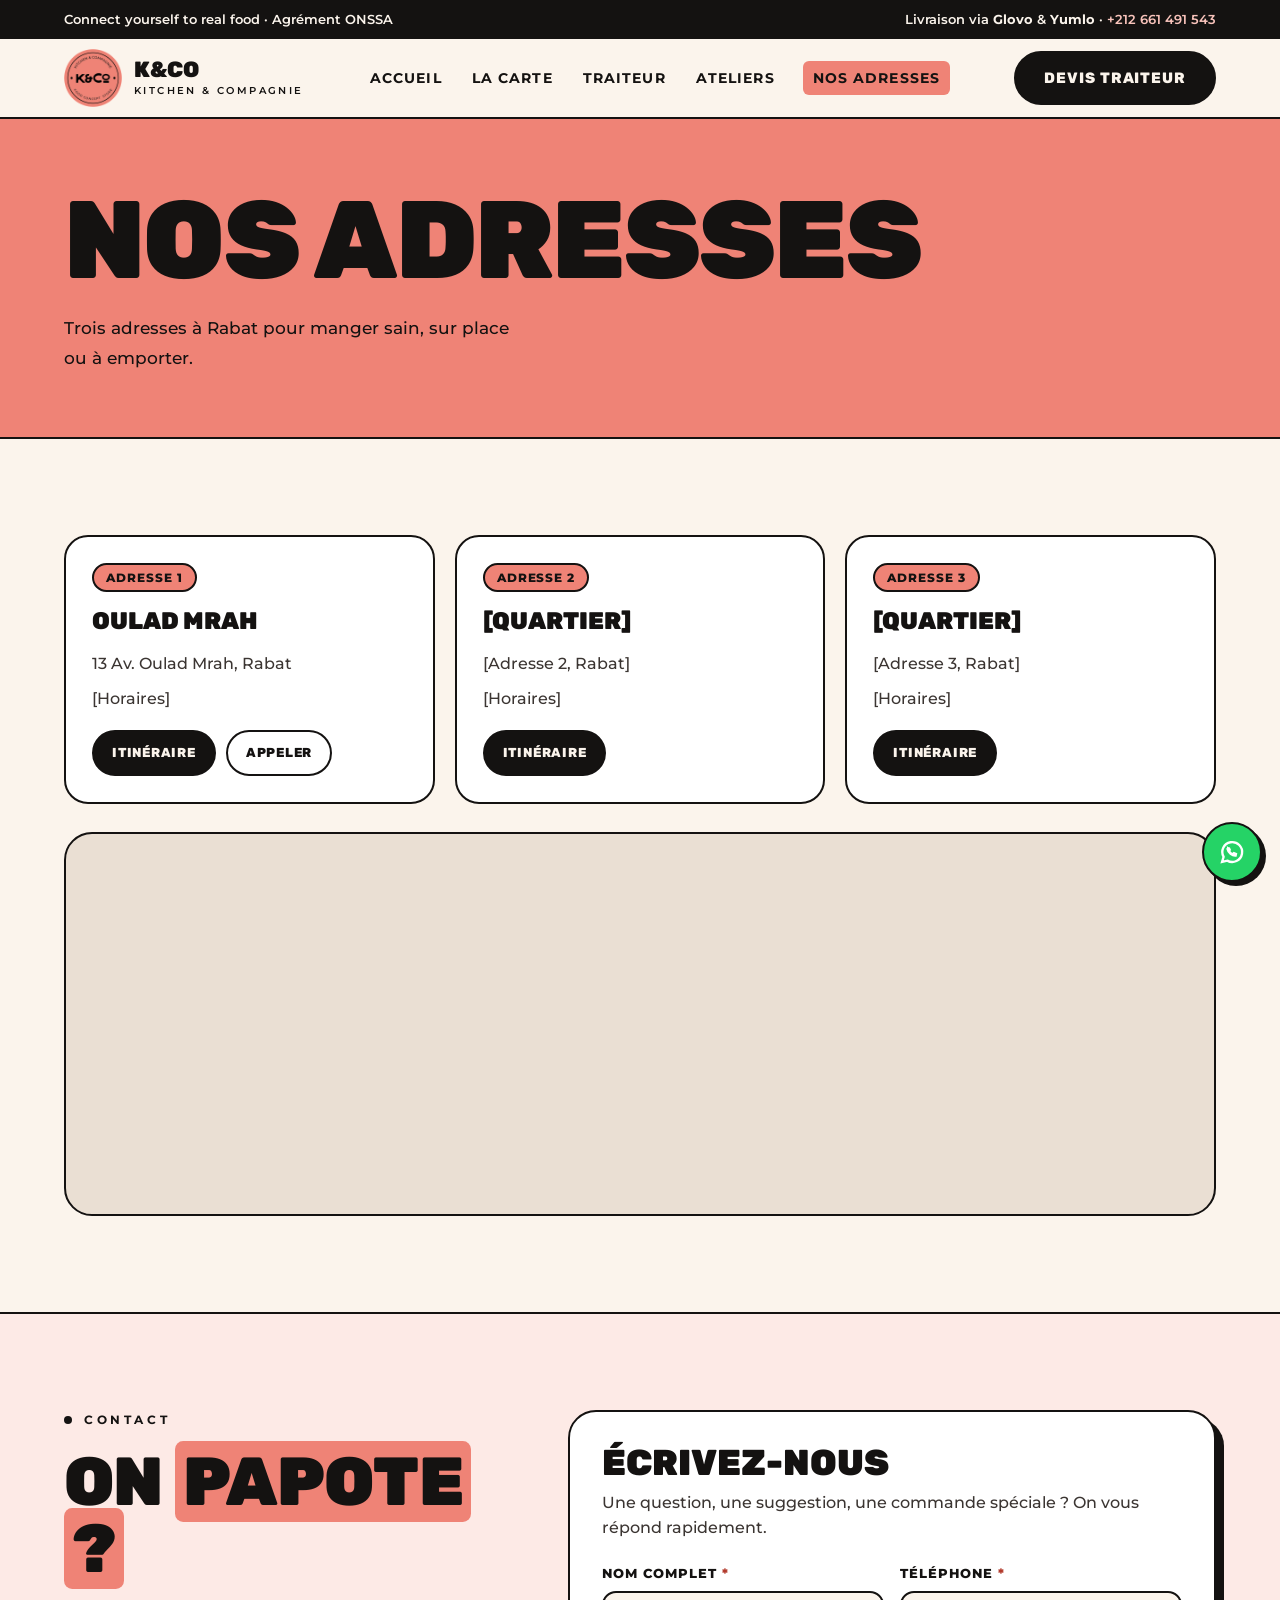
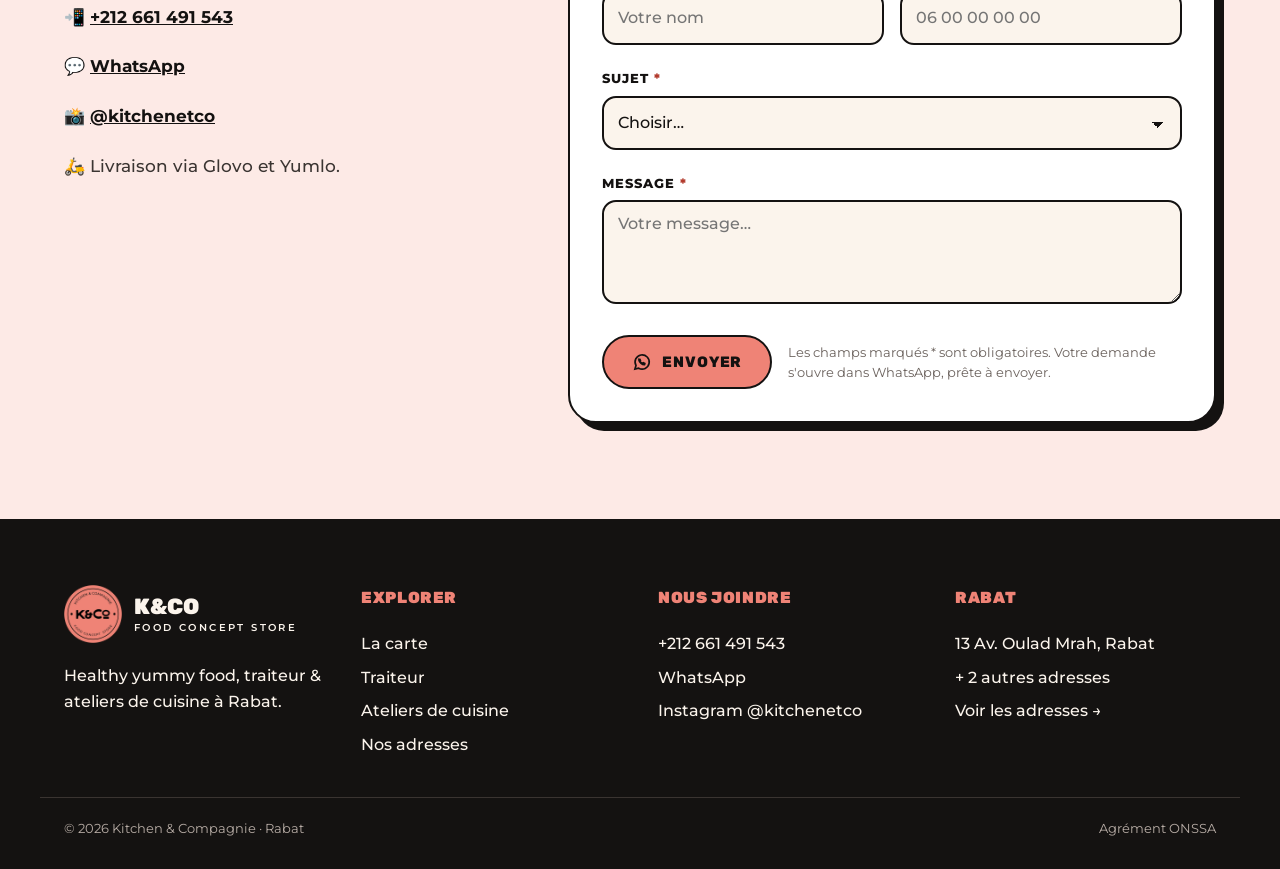
<file: contact.html>
<!doctype html>
<html lang="fr">
<head>
<meta charset="utf-8">
<meta name="viewport" content="width=device-width, initial-scale=1">
<title>Nos adresses &amp; contact — Kitchen &amp; Co Rabat</title>
<meta name="description" content="Les trois adresses K&amp;Co à Rabat, dont le 13 Av. Oulad Mrah. Téléphone, WhatsApp et formulaire de contact.">
<meta name="theme-color" content="#EF8376">
<link rel="icon" href="assets/favicon.png">
<link rel="preconnect" href="https://fonts.googleapis.com">
<link rel="preconnect" href="https://fonts.gstatic.com" crossorigin>
<link href="https://fonts.googleapis.com/css2?family=Montserrat:wght@400;500;600;700;800&amp;family=Rubik:wght@700;800;900&amp;display=swap" rel="stylesheet">
<link rel="stylesheet" href="style.css">
<script src="main.js" defer></script>
</head>
<body>
<div class="topbar"><div class="wrap"><span>Connect yourself to real food · Agrément ONSSA</span><span>Livraison via <b>Glovo</b> &amp; <b>Yumlo</b> · <a href="tel:+212661491543">+212 661 491 543</a></span></div></div>
<header class="header">
<div class="wrap">
<a class="brand" href="index.html" aria-label="Kitchen &amp; Co, accueil"><img src="assets/logo.png" alt=""><span>K&amp;Co<small>Kitchen &amp; Compagnie</small></span></a>
<nav class="nav" id="nav" aria-label="Navigation principale">
<a href="index.html">Accueil</a>
<a href="carte.html">La carte</a>
<a href="traiteur.html">Traiteur</a>
<a href="ateliers.html">Ateliers</a>
<a href="contact.html" aria-current="page">Nos adresses</a>
<a class="btn btn-ink" href="traiteur.html#devis">Demander un devis</a>
</nav>
<a class="btn btn-ink" href="traiteur.html#devis">Devis traiteur</a>
<button class="burger" type="button" aria-label="Menu" aria-expanded="false" aria-controls="nav"><svg width="22" height="22" viewBox="0 0 24 24" fill="none" stroke="currentColor" stroke-width="2.5" aria-hidden="true"><path d="M3 7h18M3 12h18M3 17h18"></path></svg></button>
</div>
</header>
<section class="pagehead"><div class="wrap"><h1>Nos adresses</h1><p class="lead">Trois adresses à Rabat pour manger sain, sur place ou à emporter.</p></div></section>
<main>
<section class="wrap section">
<div class="places">
<article class="place"><span class="tag">Adresse 1</span><h3>Oulad Mrah</h3><p>13 Av. Oulad Mrah, Rabat</p><p>[Horaires]</p><div class="acts"><a class="btn btn-sm btn-ink" href="https://www.google.com/maps/search/?api=1&amp;query=13+Avenue+Oulad+Mrah+Rabat" target="_blank" rel="noopener">Itinéraire</a><a class="btn btn-sm" href="tel:+212661491543">Appeler</a></div></article>
<article class="place"><span class="tag">Adresse 2</span><h3>[QUARTIER]</h3><p>[Adresse 2, Rabat]</p><p>[Horaires]</p><div class="acts"><a class="btn btn-sm btn-ink" href="#">Itinéraire</a></div></article>
<article class="place"><span class="tag">Adresse 3</span><h3>[QUARTIER]</h3><p>[Adresse 3, Rabat]</p><p>[Horaires]</p><div class="acts"><a class="btn btn-sm btn-ink" href="#">Itinéraire</a></div></article>
</div>
<div class="map" style="margin-top:28px"><iframe title="Plan d'accès K&amp;Co, 13 Av. Oulad Mrah, Rabat" src="https://www.google.com/maps?q=13+Avenue+Oulad+Mrah+Rabat&amp;output=embed" loading="lazy" referrerpolicy="no-referrer-when-downgrade"></iframe></div>
</section>
<section class="blush" style="border-top:2.5px solid var(--ink);border-bottom:2.5px solid var(--ink)">
<div class="wrap section split" style="align-items:flex-start">
<div class="stack" style="flex:1 1 320px">
<span class="kicker">Contact</span>
<h2 class="title">On <span class="hl">papote ?</span></h2>
<p class="lead">📲 <a href="tel:+212661491543"><b>+212 661 491 543</b></a></p>
<p class="lead">💬 <a href="#" data-wa="Bonjour K&amp;Co !"><b>WhatsApp</b></a></p>
<p class="lead">📸 <a href="https://www.instagram.com/kitchenetco/" target="_blank" rel="noopener"><b>@kitchenetco</b></a></p>
<p class="lead">🛵 Livraison via Glovo et Yumlo.</p>
</div>
<div style="flex:1 1 520px"><form class="formcard" data-form="Message depuis le site :" novalidate>
<h2>Écrivez-nous</h2><p>Une question, une suggestion, une commande spéciale ? On vous répond rapidement.</p>
<div class="fields"><div class="field" data-label="Nom complet" data-required><label for="f-nom">Nom complet <span class="req" aria-hidden="true">*</span></label><input type="text" id="f-nom" name="nom" placeholder="Votre nom" autocomplete="name" required aria-required="true"><span class="msg" aria-live="polite"></span></div><div class="field" data-label="Téléphone" data-required><label for="f-tel">Téléphone <span class="req" aria-hidden="true">*</span></label><input type="tel" id="f-tel" name="tel" placeholder="06 00 00 00 00" autocomplete="tel" inputmode="tel" required aria-required="true"><span class="msg" aria-live="polite"></span></div><div class="field full" data-label="Sujet" data-required><label for="f-sujet">Sujet <span class="req" aria-hidden="true">*</span></label><select id="f-sujet" name="sujet" required aria-required="true"><option value="">Choisir…</option><option value="Question générale">Question générale</option><option value="Commande spéciale">Commande spéciale</option><option value="Traiteur">Traiteur</option><option value="Ateliers">Ateliers</option><option value="Partenariat / presse">Partenariat / presse</option><option value="Autre">Autre</option></select><span class="msg" aria-live="polite"></span></div><div class="field full" data-label="Message" data-required><label for="f-message">Message <span class="req" aria-hidden="true">*</span></label><textarea id="f-message" name="message" rows="4" placeholder="Votre message…" required aria-required="true"></textarea><span class="msg" aria-live="polite"></span></div></div>
<div class="form-foot"><button class="btn btn-coral" type="submit"><svg width="20" height="20" viewBox="0 0 24 24" fill="none" stroke="currentColor" stroke-width="2" aria-hidden="true"><path d="M3.5 20.5l1.3-4.3A8.5 8.5 0 1 1 8 19.4z"></path><path d="M9 9.5c.3 1.8 1.7 3.6 3.6 4.4l1-1 1.8.8-.3 1.4c-2.7.3-6.4-2.6-6.9-5.6l1.4-.4.8 1.8z"></path></svg> Envoyer</button><span class="note">Les champs marqués * sont obligatoires. Votre demande s'ouvre dans WhatsApp, prête à envoyer.</span></div>
<p class="ok" role="status"></p>
</form></div>
</div>
</section>
</main>
<footer class="footer">
<div class="wrap cols">
<div><a class="brand" href="index.html" aria-label="Kitchen &amp; Co, accueil" style="color:var(--cream)"><img src="assets/logo.png" alt=""><span>K&amp;Co<small>Food concept store</small></span></a><p style="margin-top:12px">Healthy yummy food, traiteur &amp; ateliers de cuisine à Rabat.</p></div>
<div><h3>Explorer</h3><a href="carte.html">La carte</a><a href="traiteur.html">Traiteur</a><a href="ateliers.html">Ateliers de cuisine</a><a href="contact.html">Nos adresses</a></div>
<div><h3>Nous joindre</h3><a href="tel:+212661491543">+212 661 491 543</a><a href="#" data-wa="Bonjour K&amp;Co !">WhatsApp</a><a href="https://www.instagram.com/kitchenetco/" target="_blank" rel="noopener">Instagram @kitchenetco</a></div>
<div><h3>Rabat</h3><span>13 Av. Oulad Mrah, Rabat</span><span>+ 2 autres adresses</span><a href="contact.html">Voir les adresses →</a></div>
</div>
<div class="wrap copy"><span>© 2026 Kitchen &amp; Compagnie · Rabat</span><span>Agrément ONSSA</span></div>
</footer>
<a class="wa-float" href="#" data-wa="Bonjour K&amp;Co !" aria-label="Écrire sur WhatsApp"><svg width="28" height="28" viewBox="0 0 24 24" fill="none" stroke="currentColor" stroke-width="2" aria-hidden="true"><path d="M3.5 20.5l1.3-4.3A8.5 8.5 0 1 1 8 19.4z"></path><path d="M9 9.5c.3 1.8 1.7 3.6 3.6 4.4l1-1 1.8.8-.3 1.4c-2.7.3-6.4-2.6-6.9-5.6l1.4-.4.8 1.8z"></path></svg></a>
</body>
</html>
</file>
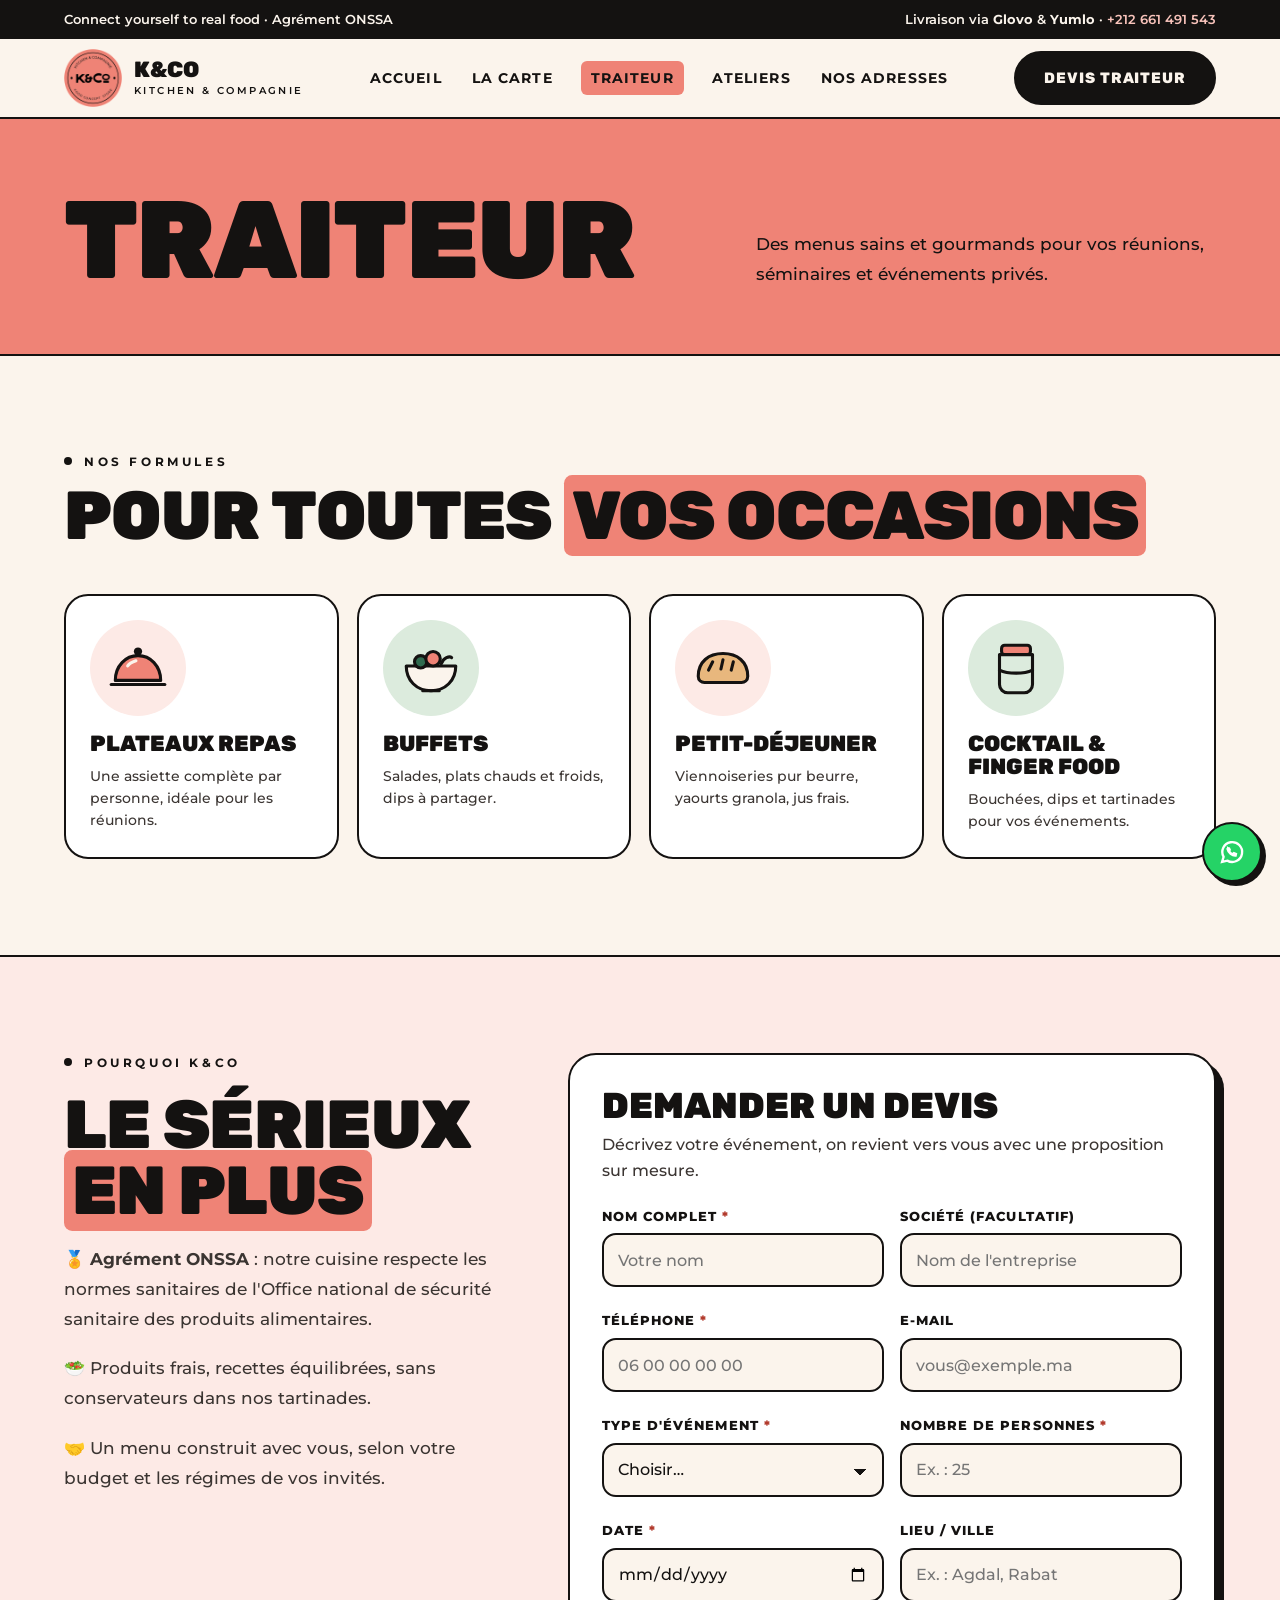
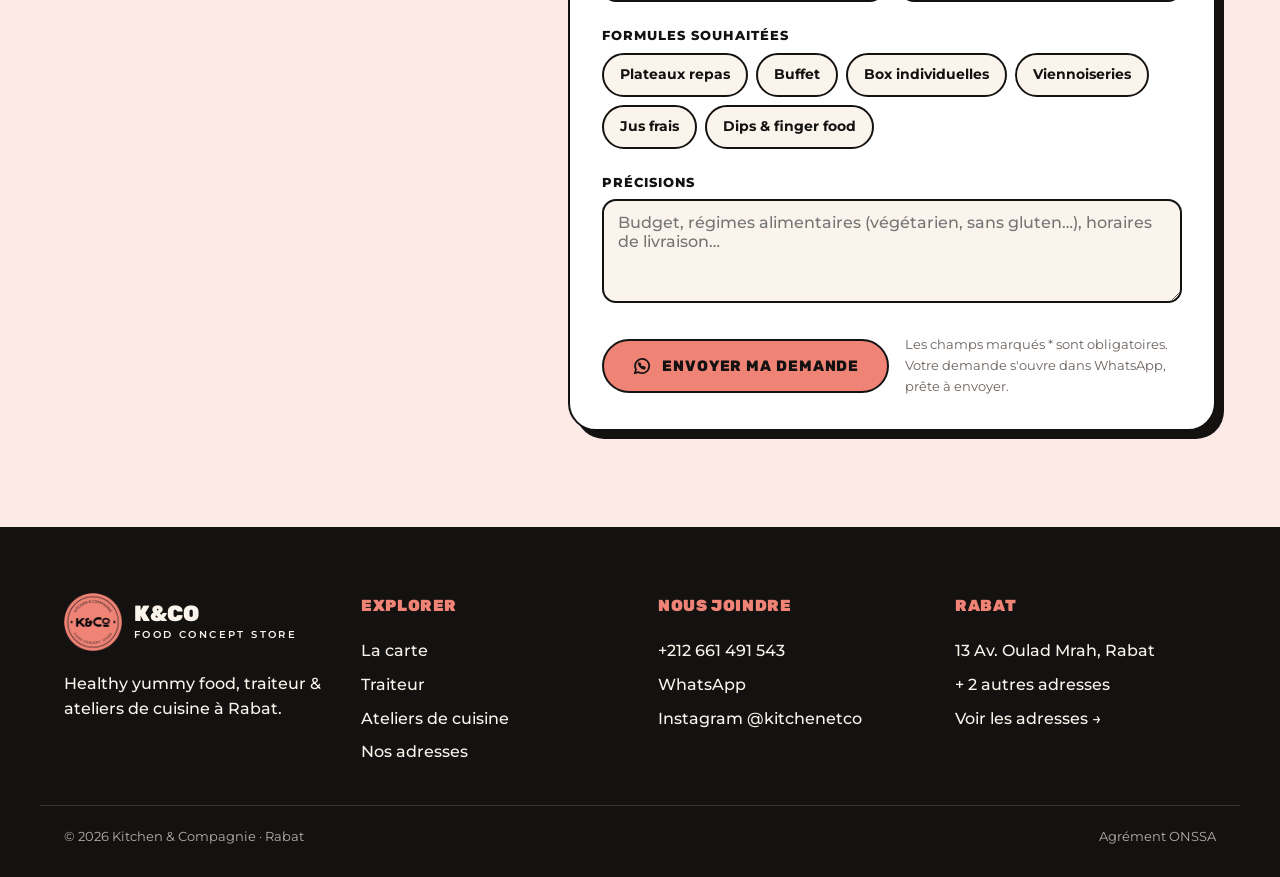
<file: traiteur.html>
<!doctype html>
<html lang="fr">
<head>
<meta charset="utf-8">
<meta name="viewport" content="width=device-width, initial-scale=1">
<title>Traiteur healthy — Kitchen &amp; Co Rabat</title>
<meta name="description" content="Traiteur healthy à Rabat : plateaux repas, buffets, box et cocktails pour vos réunions et événements. Agrément ONSSA. Demandez votre devis.">
<meta name="theme-color" content="#EF8376">
<link rel="icon" href="assets/favicon.png">
<link rel="preconnect" href="https://fonts.googleapis.com">
<link rel="preconnect" href="https://fonts.gstatic.com" crossorigin>
<link href="https://fonts.googleapis.com/css2?family=Montserrat:wght@400;500;600;700;800&amp;family=Rubik:wght@700;800;900&amp;display=swap" rel="stylesheet">
<link rel="stylesheet" href="style.css">
<script src="main.js" defer></script>
</head>
<body>
<div class="topbar"><div class="wrap"><span>Connect yourself to real food · Agrément ONSSA</span><span>Livraison via <b>Glovo</b> &amp; <b>Yumlo</b> · <a href="tel:+212661491543">+212 661 491 543</a></span></div></div>
<header class="header">
<div class="wrap">
<a class="brand" href="index.html" aria-label="Kitchen &amp; Co, accueil"><img src="assets/logo.png" alt=""><span>K&amp;Co<small>Kitchen &amp; Compagnie</small></span></a>
<nav class="nav" id="nav" aria-label="Navigation principale">
<a href="index.html">Accueil</a>
<a href="carte.html">La carte</a>
<a href="traiteur.html" aria-current="page">Traiteur</a>
<a href="ateliers.html">Ateliers</a>
<a href="contact.html">Nos adresses</a>
<a class="btn btn-ink" href="traiteur.html#devis">Demander un devis</a>
</nav>
<a class="btn btn-ink" href="traiteur.html#devis">Devis traiteur</a>
<button class="burger" type="button" aria-label="Menu" aria-expanded="false" aria-controls="nav"><svg width="22" height="22" viewBox="0 0 24 24" fill="none" stroke="currentColor" stroke-width="2.5" aria-hidden="true"><path d="M3 7h18M3 12h18M3 17h18"></path></svg></button>
</div>
</header>
<section class="pagehead"><div class="wrap"><h1>Traiteur</h1><p class="lead">Des menus sains et gourmands pour vos réunions, séminaires et événements privés.</p></div></section>
<main>
<section class="wrap section">
<div class="row-head"><div class="stack"><span class="kicker">Nos formules</span><h2 class="title">Pour toutes <span class="hl">vos occasions</span></h2></div></div>
<div class="ranges">
<div class="range"><span class="ill"><svg viewBox="0 0 64 64" aria-hidden="true"><path d="M10 44c0-14 10-24 22-24s22 10 22 24z" fill="#EF8376" stroke="#141211" stroke-width="3" stroke-linecap="round" stroke-linejoin="round"/><circle cx="32" cy="16" r="4" fill="#141211"/><path d="M6 48h52" stroke="#141211" stroke-width="3" stroke-linecap="round" stroke-linejoin="round"/><path d="M22 30c2-3 5-4 8-5" fill="none" stroke="#FBF4EC" stroke-width="3" stroke-linecap="round"/></svg></span><h3>Plateaux repas</h3><p>Une assiette complète par personne, idéale pour les réunions.</p></div>
<div class="range"><span class="ill"><svg viewBox="0 0 64 64" aria-hidden="true"><path d="M8 30h48c0 14-10 24-24 24S8 44 8 30z" fill="#FBF4EC" stroke="#141211" stroke-width="3" stroke-linecap="round" stroke-linejoin="round"/><circle cx="22" cy="26" r="6" fill="#2F6B4F" stroke="#141211" stroke-width="3" stroke-linecap="round" stroke-linejoin="round"/><circle cx="34" cy="23" r="7" fill="#EF8376" stroke="#141211" stroke-width="3" stroke-linecap="round" stroke-linejoin="round"/><path d="M42 28c2-6 8-8 10-6" fill="none" stroke="#141211" stroke-width="3" stroke-linecap="round" stroke-linejoin="round"/><path d="M24 54h16" stroke="#141211" stroke-width="3" stroke-linecap="round" stroke-linejoin="round"/></svg></span><h3>Buffets</h3><p>Salades, plats chauds et froids, dips à partager.</p></div>
<div class="range"><span class="ill"><svg viewBox="0 0 64 64" aria-hidden="true"><path d="M8 40c0-14 10-22 24-22s24 8 24 22c0 4-3 6-6 6H14c-3 0-6-2-6-6z" fill="#E8B77D" stroke="#141211" stroke-width="3" stroke-linecap="round" stroke-linejoin="round"/><path d="M22 26l-4 8M32 24l-2 9M42 26l-2 8" stroke="#141211" stroke-width="3" stroke-linecap="round" stroke-linejoin="round"/></svg></span><h3>Petit-déjeuner</h3><p>Viennoiseries pur beurre, yaourts granola, jus frais.</p></div>
<div class="range"><span class="ill"><svg viewBox="0 0 64 64" aria-hidden="true"><rect x="18" y="10" width="28" height="9" rx="3" fill="#EF8376" stroke="#141211" stroke-width="3" stroke-linecap="round" stroke-linejoin="round"/><path d="M16 19h32v29a8 8 0 0 1-8 8H24a8 8 0 0 1-8-8z" fill="#DCEBDD" stroke="#141211" stroke-width="3" stroke-linecap="round" stroke-linejoin="round"/><path d="M16 34c8 4 24 4 32 0" fill="none" stroke="#141211" stroke-width="3" stroke-linecap="round" stroke-linejoin="round"/></svg></span><h3>Cocktail &amp; finger food</h3><p>Bouchées, dips et tartinades pour vos événements.</p></div>
</div>
</section>
<section class="blush" style="border-top:2.5px solid var(--ink);border-bottom:2.5px solid var(--ink)">
<div class="wrap section split" style="align-items:flex-start">
<div class="stack" style="flex:1 1 320px">
<span class="kicker">Pourquoi K&amp;Co</span>
<h2 class="title">Le sérieux <span class="hl">en plus</span></h2>
<p class="lead">🏅 <b>Agrément ONSSA</b> : notre cuisine respecte les normes sanitaires de l'Office national de sécurité sanitaire des produits alimentaires.</p>
<p class="lead">🥗 Produits frais, recettes équilibrées, sans conservateurs dans nos tartinades.</p>
<p class="lead">🤝 Un menu construit avec vous, selon votre budget et les régimes de vos invités.</p>
</div>
<div id="devis" style="flex:1 1 520px;scroll-margin-top:110px"><form class="formcard" data-form="Demande de devis traiteur :" novalidate>
<h2>Demander un devis</h2><p>Décrivez votre événement, on revient vers vous avec une proposition sur mesure.</p>
<div class="fields"><div class="field" data-label="Nom complet" data-required><label for="f-nom">Nom complet <span class="req" aria-hidden="true">*</span></label><input type="text" id="f-nom" name="nom" placeholder="Votre nom" autocomplete="name" required aria-required="true"><span class="msg" aria-live="polite"></span></div><div class="field" data-label="Société (facultatif)"><label for="f-societe">Société (facultatif)</label><input type="text" id="f-societe" name="societe" placeholder="Nom de l'entreprise" autocomplete="organization"><span class="msg" aria-live="polite"></span></div><div class="field" data-label="Téléphone" data-required><label for="f-tel">Téléphone <span class="req" aria-hidden="true">*</span></label><input type="tel" id="f-tel" name="tel" placeholder="06 00 00 00 00" autocomplete="tel" inputmode="tel" required aria-required="true"><span class="msg" aria-live="polite"></span></div><div class="field" data-label="E-mail"><label for="f-email">E-mail</label><input type="email" id="f-email" name="email" placeholder="vous@exemple.ma" autocomplete="email"><span class="msg" aria-live="polite"></span></div><div class="field" data-label="Type d'événement" data-required><label for="f-type">Type d'événement <span class="req" aria-hidden="true">*</span></label><select id="f-type" name="type" required aria-required="true"><option value="">Choisir…</option><option value="Petit-déjeuner">Petit-déjeuner</option><option value="Déjeuner de réunion">Déjeuner de réunion</option><option value="Séminaire">Séminaire</option><option value="Cocktail">Cocktail</option><option value="Anniversaire / fête">Anniversaire / fête</option><option value="Autre">Autre</option></select><span class="msg" aria-live="polite"></span></div><div class="field" data-label="Nombre de personnes" data-required><label for="f-pers">Nombre de personnes <span class="req" aria-hidden="true">*</span></label><input type="number" id="f-pers" name="pers" placeholder="Ex. : 25" required aria-required="true"><span class="msg" aria-live="polite"></span></div><div class="field" data-label="Date" data-required><label for="f-date">Date <span class="req" aria-hidden="true">*</span></label><input type="date" id="f-date" name="date" placeholder="" required aria-required="true"><span class="msg" aria-live="polite"></span></div><div class="field" data-label="Lieu / ville"><label for="f-lieu">Lieu / ville</label><input type="text" id="f-lieu" name="lieu" placeholder="Ex. : Agdal, Rabat"><span class="msg" aria-live="polite"></span></div><div class="field full" data-label="Formules souhaitées" role="group" aria-labelledby="f-formules"><span class="lbl" id="f-formules">Formules souhaitées</span><div class="checks"><label class="check"><input type="checkbox" name="formules" value="Plateaux repas"><span>Plateaux repas</span></label><label class="check"><input type="checkbox" name="formules" value="Buffet"><span>Buffet</span></label><label class="check"><input type="checkbox" name="formules" value="Box individuelles"><span>Box individuelles</span></label><label class="check"><input type="checkbox" name="formules" value="Viennoiseries"><span>Viennoiseries</span></label><label class="check"><input type="checkbox" name="formules" value="Jus frais"><span>Jus frais</span></label><label class="check"><input type="checkbox" name="formules" value="Dips &amp; finger food"><span>Dips &amp; finger food</span></label></div><span class="msg" aria-live="polite"></span></div><div class="field full" data-label="Précisions"><label for="f-precisions">Précisions</label><textarea id="f-precisions" name="precisions" rows="4" placeholder="Budget, régimes alimentaires (végétarien, sans gluten…), horaires de livraison…"></textarea><span class="msg" aria-live="polite"></span></div></div>
<div class="form-foot"><button class="btn btn-coral" type="submit"><svg width="20" height="20" viewBox="0 0 24 24" fill="none" stroke="currentColor" stroke-width="2" aria-hidden="true"><path d="M3.5 20.5l1.3-4.3A8.5 8.5 0 1 1 8 19.4z"></path><path d="M9 9.5c.3 1.8 1.7 3.6 3.6 4.4l1-1 1.8.8-.3 1.4c-2.7.3-6.4-2.6-6.9-5.6l1.4-.4.8 1.8z"></path></svg> Envoyer ma demande</button><span class="note">Les champs marqués * sont obligatoires. Votre demande s'ouvre dans WhatsApp, prête à envoyer.</span></div>
<p class="ok" role="status"></p>
</form></div>
</div>
</section>
</main>
<footer class="footer">
<div class="wrap cols">
<div><a class="brand" href="index.html" aria-label="Kitchen &amp; Co, accueil" style="color:var(--cream)"><img src="assets/logo.png" alt=""><span>K&amp;Co<small>Food concept store</small></span></a><p style="margin-top:12px">Healthy yummy food, traiteur &amp; ateliers de cuisine à Rabat.</p></div>
<div><h3>Explorer</h3><a href="carte.html">La carte</a><a href="traiteur.html">Traiteur</a><a href="ateliers.html">Ateliers de cuisine</a><a href="contact.html">Nos adresses</a></div>
<div><h3>Nous joindre</h3><a href="tel:+212661491543">+212 661 491 543</a><a href="#" data-wa="Bonjour K&amp;Co !">WhatsApp</a><a href="https://www.instagram.com/kitchenetco/" target="_blank" rel="noopener">Instagram @kitchenetco</a></div>
<div><h3>Rabat</h3><span>13 Av. Oulad Mrah, Rabat</span><span>+ 2 autres adresses</span><a href="contact.html">Voir les adresses →</a></div>
</div>
<div class="wrap copy"><span>© 2026 Kitchen &amp; Compagnie · Rabat</span><span>Agrément ONSSA</span></div>
</footer>
<a class="wa-float" href="#" data-wa="Bonjour K&amp;Co !" aria-label="Écrire sur WhatsApp"><svg width="28" height="28" viewBox="0 0 24 24" fill="none" stroke="currentColor" stroke-width="2" aria-hidden="true"><path d="M3.5 20.5l1.3-4.3A8.5 8.5 0 1 1 8 19.4z"></path><path d="M9 9.5c.3 1.8 1.7 3.6 3.6 4.4l1-1 1.8.8-.3 1.4c-2.7.3-6.4-2.6-6.9-5.6l1.4-.4.8 1.8z"></path></svg></a>
</body>
</html>
</file>
<file: style.css>
/* Kitchen & Co — feuille de style */
:root{
  --coral:#EF8376; --coral-l:#F8C3BB; --coral-xl:#FDEAE6; --ink:#141211; --text:#3B3532; --muted:#6B625D;
  --cream:#FBF4EC; --white:#FFFFFF; --line:#141211; --soft:#EADFD3; --green:#2F6B4F; --green-l:#DCEBDD;
  --display:'Rubik', system-ui, sans-serif; --sans:'Montserrat', system-ui, sans-serif;
}
*,*::before,*::after{box-sizing:border-box}
html{-webkit-text-size-adjust:100%;scroll-behavior:smooth}
body{margin:0;background:var(--cream);color:var(--ink);font-family:var(--sans);line-height:1.6;overflow-x:clip}
img,svg{max-width:100%;display:block}
a{color:var(--ink)}
h1,h2,h3,p{margin:0}
button,input,select,textarea{font-family:inherit;color:inherit}
[hidden]{display:none!important}
.wrap{max-width:1200px;margin:0 auto;padding-left:24px;padding-right:24px}
.section{padding-top:96px;padding-bottom:96px}
.coral{background:var(--coral)}
.white{background:var(--white)}
.blush{background:var(--coral-xl)}

/* Typo */
.kicker{display:inline-flex;align-items:center;gap:12px;font-size:12px;font-weight:700;letter-spacing:.3em;text-transform:uppercase}
.kicker::before{content:"";width:8px;height:8px;border-radius:50%;background:var(--ink)}
.title{font-family:var(--display);font-weight:900;font-size:clamp(38px,6vw,68px);line-height:.98;letter-spacing:-.01em;text-transform:uppercase}
.title .hl{background:var(--coral);padding:0 .12em;border-radius:.12em;box-decoration-break:clone;-webkit-box-decoration-break:clone}
.coral .title .hl{background:var(--white)}
.lead{font-size:17px;line-height:1.75;color:var(--text);font-weight:500}
.coral .lead{color:var(--ink)}
.center{text-align:center;display:flex;flex-direction:column;align-items:center}
.stack{display:flex;flex-direction:column;gap:20px}
.row-head{display:flex;flex-wrap:wrap;justify-content:space-between;align-items:flex-end;gap:20px;margin-bottom:44px}
.row-head .stack{gap:12px}
.split{display:flex;flex-wrap:wrap;gap:56px;align-items:center}
.split>*{flex:1 1 400px;min-width:0}

/* Boutons */
.btn{display:inline-flex;align-items:center;justify-content:center;gap:10px;min-height:54px;padding:0 28px;border-radius:999px;font-family:var(--display);font-weight:800;font-size:15px;letter-spacing:.06em;text-transform:uppercase;text-decoration:none;border:2.5px solid var(--ink);color:var(--ink);background:transparent;cursor:pointer;transition:transform .15s,box-shadow .15s,background .15s}
.btn:hover{transform:translate(-2px,-2px);box-shadow:4px 4px 0 var(--ink)}
.btn-ink{background:var(--ink);color:var(--cream)}
.btn-ink:hover{box-shadow:4px 4px 0 var(--coral)}
.btn-coral{background:var(--coral)}
.btn-white{background:var(--white)}
.link{font-weight:700;font-size:14px;text-transform:uppercase;letter-spacing:.12em;text-decoration:none;border-bottom:2.5px solid var(--ink);padding-bottom:2px}

/* Header */
.topbar{background:var(--ink);color:var(--cream);font-size:13px;font-weight:600}
.topbar .wrap{display:flex;flex-wrap:wrap;justify-content:space-between;gap:6px 20px;padding-top:9px;padding-bottom:9px}
.topbar a{color:var(--coral-l);text-decoration:none}
.header{position:sticky;top:0;z-index:30;background:var(--cream);border-bottom:2.5px solid var(--ink)}
.header .wrap{display:flex;align-items:center;justify-content:space-between;gap:20px;padding-top:10px;padding-bottom:10px}
.brand{display:flex;align-items:center;gap:12px;text-decoration:none}
.brand img{width:58px;height:58px}
.brand span{font-family:var(--display);font-weight:900;font-size:22px;line-height:1;text-transform:uppercase}
.brand small{display:block;font-family:var(--sans);font-weight:600;font-size:10px;letter-spacing:.24em;margin-top:5px}
.nav{display:flex;gap:26px;font-weight:700;font-size:14px;text-transform:uppercase;letter-spacing:.08em}
.nav a{text-decoration:none;padding:6px 2px;border-radius:6px}
.nav a:hover{background:var(--coral-xl)}
.nav a[aria-current="page"]{background:var(--coral);padding:6px 10px}
.burger{display:none;width:50px;height:50px;border-radius:50%;border:2.5px solid var(--ink);background:var(--white);cursor:pointer;align-items:center;justify-content:center}
@media (max-width:1020px){
  .header .wrap>.btn{display:none}
  .burger{display:inline-flex}
  .nav{display:none;position:absolute;left:0;right:0;top:100%;flex-direction:column;gap:0;background:var(--cream);border-bottom:2.5px solid var(--ink);padding:8px 24px 22px}
  .nav.open{display:flex}
  .nav a{padding:15px 4px;border-bottom:1px solid var(--soft);border-radius:0}
  .nav a[aria-current="page"]{background:none;color:var(--ink);text-decoration:underline;text-decoration-color:var(--coral);text-decoration-thickness:4px;text-underline-offset:6px;padding:15px 4px}
  .nav .btn{margin-top:16px;color:var(--cream)}
}
@media (min-width:1021px){.nav .btn{display:none}}

/* Hero */
.hero{background:var(--coral);border-bottom:2.5px solid var(--ink);overflow:hidden}
.hero .wrap{display:flex;flex-wrap:wrap;gap:48px;align-items:center;padding-top:64px;padding-bottom:80px}
.hero .copy{flex:1 1 480px;min-width:0;display:flex;flex-direction:column;gap:24px}
.hero h1{font-family:var(--display);font-weight:900;font-size:clamp(48px,8.4vw,104px);line-height:.92;text-transform:uppercase;letter-spacing:-.015em}
.hero h1 span{display:block;-webkit-text-stroke:2.5px var(--ink);color:transparent}
.hero .art{flex:1 1 360px;min-width:0;display:flex;justify-content:center;position:relative}
.hero .art img{width:min(420px,90%);filter:drop-shadow(10px 10px 0 var(--ink));animation:spin 60s linear infinite}
@keyframes spin{to{transform:rotate(360deg)}}
@media (prefers-reduced-motion:reduce){.hero .art img{animation:none}}
.badges{display:flex;flex-wrap:wrap;gap:10px}
.badges span{display:inline-flex;align-items:center;gap:8px;background:var(--cream);border:2px solid var(--ink);border-radius:999px;padding:7px 14px;font-weight:700;font-size:13px}

.ticker{overflow:hidden;background:var(--ink);color:var(--cream);border-bottom:2.5px solid var(--ink)}
.ticker .track{display:flex;gap:36px;white-space:nowrap;width:max-content;padding:16px 0;animation:tk 34s linear infinite;font-family:var(--display);font-weight:900;font-size:22px;text-transform:uppercase}
.ticker i{font-style:normal;color:var(--coral)}
@keyframes tk{to{transform:translateX(-50%)}}
@media (prefers-reduced-motion:reduce){.ticker .track{animation:none}}

/* Gammes */
.ranges{display:grid;grid-template-columns:repeat(auto-fit,minmax(min(200px,100%),1fr));gap:18px}
.range{background:var(--white);border:2.5px solid var(--ink);border-radius:24px;padding:24px;display:flex;flex-direction:column;gap:10px;text-decoration:none;transition:transform .15s,box-shadow .15s}
.range:hover{transform:translate(-3px,-3px);box-shadow:6px 6px 0 var(--ink)}
.range .ill{width:96px;height:96px;border-radius:50%;background:var(--coral-xl);display:flex;align-items:center;justify-content:center;margin-bottom:6px}
.range:nth-child(2n) .ill{background:var(--green-l)}
.range .ill svg{width:66px;height:66px}
.range h3{font-family:var(--display);font-weight:900;font-size:22px;text-transform:uppercase;line-height:1.05}
.range p{font-size:14px;color:var(--text);font-weight:500}

/* Piliers */
.pillars{display:grid;grid-template-columns:repeat(auto-fit,minmax(min(260px,100%),1fr));gap:0;border:2.5px solid var(--ink);border-radius:28px;overflow:hidden;background:var(--white)}
.pillar{padding:34px 30px;display:flex;flex-direction:column;gap:12px;border-right:2.5px solid var(--ink)}
.pillar:last-child{border-right:0}
@media (max-width:860px){.pillar{border-right:0;border-bottom:2.5px solid var(--ink)}.pillar:last-child{border-bottom:0}}
.pillar .num{font-family:var(--display);font-weight:900;font-size:56px;line-height:1;color:var(--coral);-webkit-text-stroke:2px var(--ink)}
.pillar h3{font-family:var(--display);font-weight:900;font-size:26px;text-transform:uppercase}
.pillar p{color:var(--text);font-weight:500}

/* Menu */
.filters{display:flex;flex-wrap:wrap;gap:10px;justify-content:center}
.pill{min-height:46px;padding:0 20px;border-radius:999px;border:2.5px solid var(--ink);background:var(--white);font-family:var(--display);font-weight:800;font-size:14px;text-transform:uppercase;letter-spacing:.04em;cursor:pointer}
.pill.on{background:var(--ink);color:var(--cream)}
.menu-sec{margin-top:56px;scroll-margin-top:110px}
.menu-sec .head{display:flex;flex-wrap:wrap;align-items:center;gap:16px;margin-bottom:22px}
.menu-sec .head .ill{width:64px;height:64px;border-radius:50%;background:var(--coral);border:2.5px solid var(--ink);display:flex;align-items:center;justify-content:center}
.menu-sec .head .ill svg{width:42px;height:42px}
.menu-sec h2{font-family:var(--display);font-weight:900;font-size:clamp(28px,4vw,40px);text-transform:uppercase;line-height:1}
.menu-sec .head p{flex-basis:100%;color:var(--text);font-weight:500;max-width:720px}
.items{display:grid;grid-template-columns:repeat(auto-fill,minmax(min(300px,100%),1fr));gap:16px}
.item{background:var(--white);border:2.5px solid var(--ink);border-radius:20px;padding:20px 22px;display:flex;flex-direction:column;gap:8px}
.item .top{display:flex;justify-content:space-between;align-items:flex-start;gap:12px}
.item h3{font-family:var(--display);font-weight:800;font-size:20px;line-height:1.15}
.item .price{font-weight:800;white-space:nowrap;background:var(--coral-xl);border-radius:999px;padding:2px 10px;font-size:14px}
.item p{font-size:14px;color:var(--text)}
.tags{display:flex;flex-wrap:wrap;gap:6px}
.tags span{font-size:11px;font-weight:700;letter-spacing:.06em;text-transform:uppercase;border-radius:999px;padding:3px 10px;background:var(--green-l);color:var(--green)}
.tags span.c{background:var(--coral-xl);color:#9B3A2E}

/* Livraison plateformes */
.platforms{display:flex;flex-wrap:wrap;gap:12px}
.platform{display:inline-flex;align-items:center;gap:10px;min-height:54px;padding:0 22px;border-radius:16px;border:2.5px solid var(--ink);background:var(--white);font-family:var(--display);font-weight:900;font-size:18px;text-decoration:none}
.platform .dot{width:14px;height:14px;border-radius:50%}

/* Formulaires */
.formcard{background:var(--white);border:2.5px solid var(--ink);border-radius:28px;padding:32px;box-shadow:8px 8px 0 var(--ink)}
.formcard h2{font-family:var(--display);font-weight:900;font-size:clamp(26px,3.6vw,36px);text-transform:uppercase;line-height:1.05;margin-bottom:8px}
.formcard>p{color:var(--text);margin-bottom:22px;font-weight:500}
.fields{display:grid;grid-template-columns:repeat(auto-fit,minmax(min(230px,100%),1fr));gap:16px}
.fields .full{grid-column:1/-1}
.field{display:flex;flex-direction:column;gap:7px}
.field>label,.field>.lbl{font-size:13px;font-weight:800;text-transform:uppercase;letter-spacing:.08em}
.field .req{color:#B23A2C}
.field input,.field select,.field textarea{border:2px solid var(--ink);border-radius:14px;background:var(--cream);padding:12px 14px;font-size:16px;font-weight:500;-webkit-appearance:none;appearance:none}
.field input,.field select{height:54px}
.field select{background-image:linear-gradient(45deg,transparent 50%,var(--ink) 50%),linear-gradient(135deg,var(--ink) 50%,transparent 50%);background-position:calc(100% - 22px) 24px,calc(100% - 16px) 24px;background-size:6px 6px;background-repeat:no-repeat;padding-right:40px}
.field input:focus,.field select:focus,.field textarea:focus{outline:3px solid var(--coral);outline-offset:1px;background:var(--white)}
.field.err input,.field.err select,.field.err textarea{border-color:#B23A2C;background:#FFF1EF}
.field .msg{font-size:13px;font-weight:600;color:#B23A2C;min-height:0}
.checks{display:flex;flex-wrap:wrap;gap:8px}
.check{position:relative}
.check input{position:absolute;opacity:0;width:1px;height:1px}
.check span{display:inline-flex;align-items:center;min-height:44px;padding:0 16px;border-radius:999px;border:2px solid var(--ink);background:var(--cream);font-weight:700;font-size:14px;cursor:pointer}
.check input:checked+span{background:var(--coral)}
.check input:focus-visible+span{outline:3px solid var(--ink);outline-offset:2px}
.form-foot{display:flex;flex-wrap:wrap;align-items:center;gap:16px;margin-top:24px}
.form-foot .note{font-size:13px;color:var(--muted);flex:1 1 240px}
.ok{display:none;margin-top:18px;background:var(--green-l);border:2px solid var(--green);color:var(--green);border-radius:16px;padding:14px 18px;font-weight:700}
.ok.show{display:block}

/* Ateliers */
.workshops{display:grid;grid-template-columns:repeat(auto-fit,minmax(min(280px,100%),1fr));gap:20px}
.ws{background:var(--white);border:2.5px solid var(--ink);border-radius:24px;overflow:hidden;display:flex;flex-direction:column}
.ws .band{background:var(--coral);border-bottom:2.5px solid var(--ink);padding:18px 22px;display:flex;justify-content:space-between;align-items:center;gap:12px}
.ws:nth-child(2) .band{background:var(--green-l)}
.ws:nth-child(3) .band{background:var(--coral-l)}
.ws .band b{font-family:var(--display);font-weight:900;font-size:15px;text-transform:uppercase}
.ws .band svg{width:44px;height:44px}
.ws .body{padding:22px;display:flex;flex-direction:column;gap:10px;flex:1}
.ws h3{font-family:var(--display);font-weight:900;font-size:24px;text-transform:uppercase;line-height:1.05}
.ws p{color:var(--text);font-size:15px}
.ws .meta{font-size:13px;font-weight:700;color:var(--muted)}
.ws .btn{margin-top:auto;align-self:flex-start}

/* Lieux */
.places{display:grid;grid-template-columns:repeat(auto-fit,minmax(min(280px,100%),1fr));gap:20px}
.place{background:var(--white);border:2.5px solid var(--ink);border-radius:24px;padding:26px;display:flex;flex-direction:column;gap:10px}
.place .tag{align-self:flex-start;background:var(--coral);border:2px solid var(--ink);border-radius:999px;padding:3px 12px;font-size:12px;font-weight:800;text-transform:uppercase;letter-spacing:.08em}
.place h3{font-family:var(--display);font-weight:900;font-size:24px;text-transform:uppercase}
.place p{color:var(--text);font-weight:500}
.place .acts{display:flex;flex-wrap:wrap;gap:10px;margin-top:auto;padding-top:8px}
.map{border:2.5px solid var(--ink);border-radius:28px;overflow:hidden;min-height:380px;background:var(--soft)}
.map iframe{width:100%;height:100%;min-height:380px;border:0;display:block}

/* Page head */
.pagehead{background:var(--coral);border-bottom:2.5px solid var(--ink)}
.pagehead .wrap{padding-top:72px;padding-bottom:64px;display:flex;flex-wrap:wrap;gap:24px 48px;align-items:flex-end;justify-content:space-between}
.pagehead h1{font-family:var(--display);font-weight:900;font-size:clamp(48px,9vw,110px);line-height:.9;text-transform:uppercase;letter-spacing:-.015em}
.pagehead .lead{max-width:460px;color:var(--ink)}

/* Footer */
.footer{background:var(--ink);color:var(--cream)}
.footer .cols{display:grid;grid-template-columns:repeat(auto-fit,minmax(min(200px,100%),1fr));gap:36px;padding-top:64px;padding-bottom:40px}
.footer h3{font-family:var(--display);font-weight:900;font-size:16px;text-transform:uppercase;color:var(--coral);margin-bottom:12px;letter-spacing:.04em}
.footer .cols>div{display:flex;flex-direction:column;gap:8px;font-weight:500}
.footer a{color:var(--cream);text-decoration:none}
.footer a:hover{color:var(--coral)}
.footer .copy{border-top:1px solid #3A3431;padding-top:20px;padding-bottom:30px;font-size:13px;color:#B8ADA6;display:flex;flex-wrap:wrap;justify-content:space-between;gap:10px}
.wa-float{position:fixed;right:18px;bottom:18px;z-index:40;width:60px;height:60px;border-radius:50%;background:#25D366;border:2.5px solid var(--ink);color:#fff;display:flex;align-items:center;justify-content:center;box-shadow:4px 4px 0 var(--ink)}
.wa-float:hover{color:#fff}

@media (max-width:600px){
  .section{padding-top:64px;padding-bottom:64px}
  .hero .wrap{padding-top:40px;padding-bottom:56px}
  .formcard{padding:22px 18px;box-shadow:5px 5px 0 var(--ink)}
  .topbar .wrap{justify-content:center;text-align:center}
}
.btn-sm{min-height:46px;padding:0 18px;font-size:13px}
</file>
